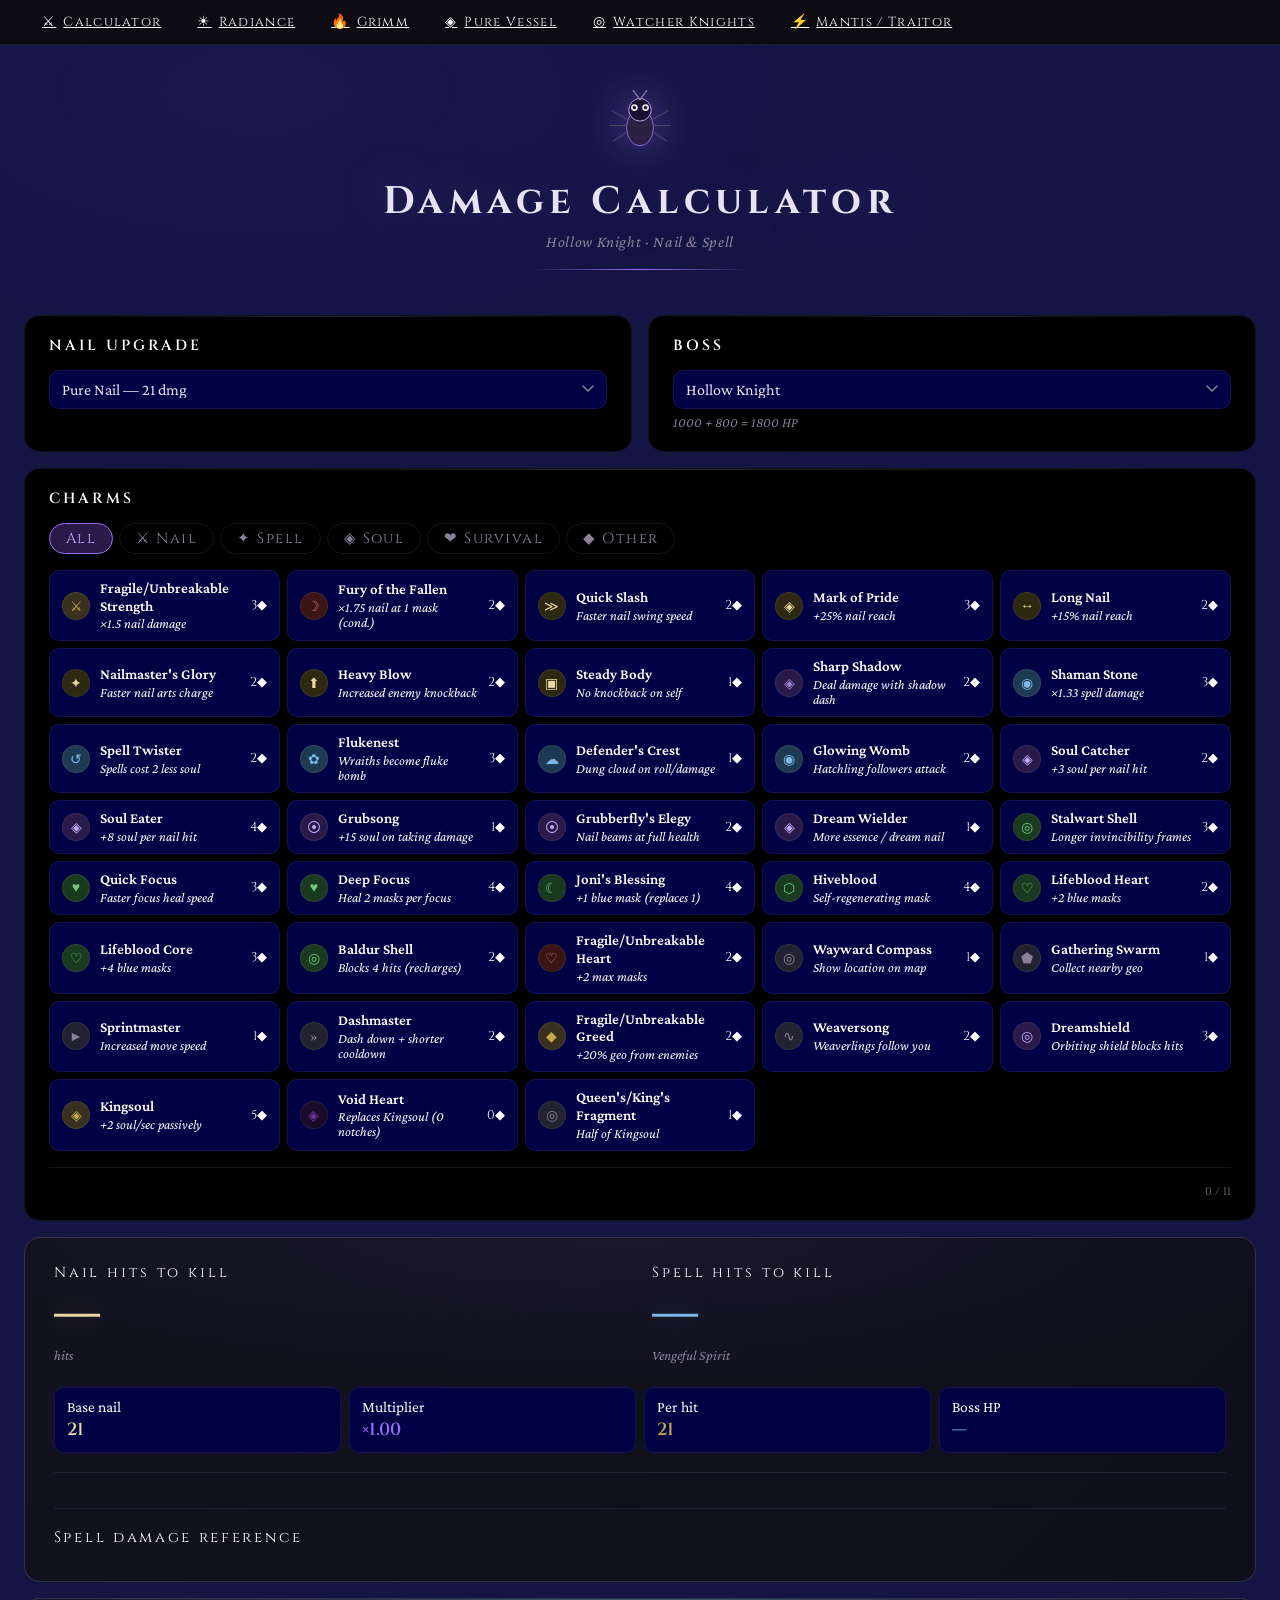
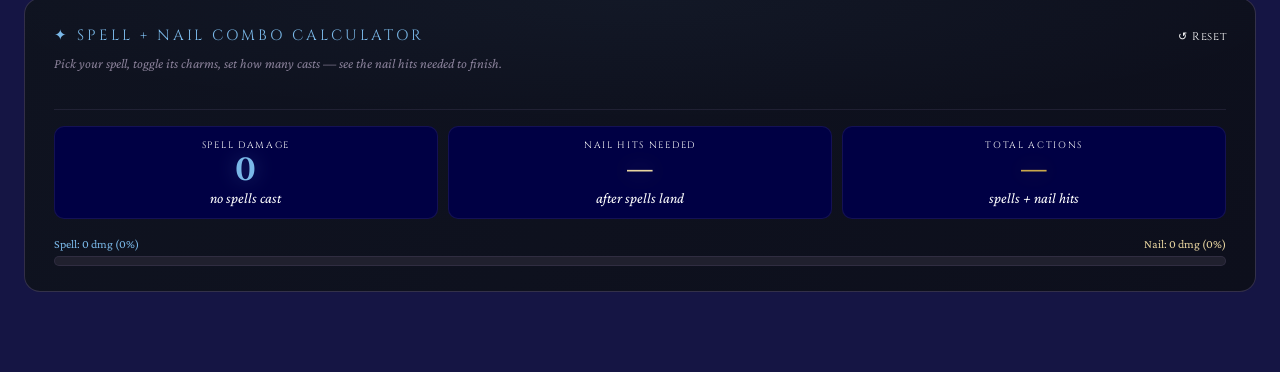
<file: index.html>
<!DOCTYPE html>
<html lang="en">
<head>
<meta charset="UTF-8">
<meta name="viewport" content="width=device-width, initial-scale=1.0">
<title>Hollow Knight — Damage Calculator</title>
<link href="https://fonts.googleapis.com/css2?family=Cinzel:wght@400;600;700&family=Crimson+Pro:ital,wght@0,300;0,400;0,600;1,300;1,400&display=swap" rel="stylesheet">
<link rel="stylesheet" href="index.css">
</head>
<body>
<!-- TOP NAV -->
<nav class="topnav">
  <a class="tnav-btn" href="index.html"><span class="ticon">⚔</span> Calculator</a>
  <a class="tnav-btn" href="radiance-calculator.html"   ><span class="ticon">☀</span> Radiance</a>
  <a class="tnav-btn" href="grimm-calculator.html"   ><span class="ticon">🔥</span> Grimm</a>
  <a class="tnav-btn" href="pure-vessel.html"     ><span class="ticon">◈</span> Pure Vessel</a>
  <a class="tnav-btn" href="watcher.html"          ><span class="ticon">◎</span> Watcher Knights</a>
  <a class="tnav-btn" href="mantis.html"           ><span class="ticon">⚡</span> Mantis / Traitor</a>
</nav>

<!-- ══════════════════ BOSS PAGES ══════════════════ -->

<!-- RADIANCE -->
<div class="boss-page" id="page-radiance">
<div class="bp-inner">
  <div class="bp-hero" style="background:linear-gradient(135deg,#2a1800 0%,#1a0e00 50%,#0d0800 100%);">
    <div class="bp-hero-content">
      <button class="bp-back" onclick="showPage('home')">← Back to Calculator</button>
      <div class="bp-tag" style="color:#ffb347;">✦ HIDDEN BOSS · FINAL FORM</div>
      <div class="bp-name" style="color:#ffcc66;text-shadow:0 0 40px rgba(255,180,50,.5);">The Radiance</div>
      <div class="bp-lore">"An ancient light, the forgotten dream of moths — she exists only in memory now, yet her power over minds is absolute."</div>
    </div>
  </div>

  <div class="bp-stats">
    <div class="bpstat"><div class="bpstat-l">Total HP</div><div class="bpstat-v" style="color:var(--danger)">1200</div></div>
    <div class="bpstat"><div class="bpstat-l">Phases</div><div class="bpstat-v" style="color:var(--gold)">1</div></div>
    <div class="bpstat"><div class="bpstat-l">Location</div><div class="bpstat-v" style="color:var(--text-muted);font-size:.95rem">Dream Realm</div></div>
    <div class="bpstat"><div class="bpstat-l">Difficulty</div><div class="bpstat-v" style="color:#ffb347">★★★★★</div></div>
  </div>

  <div class="bp-cols">
    <div class="bp-card">
      <div class="bp-card-title">⚔ Attacks</div>
      <div class="atk-list">
        <div class="atk-item">
          <div class="atk-name">Radiant Orbs</div>
          <div class="atk-desc">Fires 4–6 glowing projectiles in a spread pattern. Appear in two waves.</div>
          <span class="atk-dmg">2 masks</span><span class="atk-tip">Dash through gaps</span>
        </div>
        <div class="atk-item">
          <div class="atk-name">Spike Pillars</div>
          <div class="atk-desc">Spikes rise from the floor across the arena in sequence. Lethal if walked into.</div>
          <span class="atk-dmg">2 masks</span><span class="atk-tip">Jump high, watch timing</span>
        </div>
        <div class="atk-item">
          <div class="atk-name">Sword Rain</div>
          <div class="atk-desc">Dozens of light swords fall from above, tracking loosely to player position.</div>
          <span class="atk-dmg">2 masks</span><span class="atk-tip">Keep moving, don't stop</span>
        </div>
        <div class="atk-item">
          <div class="atk-name">Platform Phase</div>
          <div class="atk-desc">Arena transforms to floating platforms. Beam sweeps across each tier.</div>
          <span class="atk-dmg">2 masks</span><span class="atk-tip">Stay mobile, use wings</span>
        </div>
        <div class="atk-item">
          <div class="atk-name">Radiant Beam</div>
          <div class="atk-desc">A slow horizontal beam that sweeps the entire arena when she hovers at sides.</div>
          <span class="atk-dmg">2 masks</span><span class="atk-tip">Time your jump to pass over</span>
        </div>
      </div>
    </div>
    <div class="bp-card">
      <div class="bp-card-title">💡 Strategy & Tips</div>
      <div class="tips-list">
        <div class="tip-item"><div class="tip-num">1</div><div class="tip-text">Obtain <strong>Void Heart</strong> — required to trigger this secret ending fight.</div></div>
        <div class="tip-item"><div class="tip-num">2</div><div class="tip-text"><strong>Quick Slash + Fragile Strength</strong> is the premier damage combo — she's vulnerable the entire fight.</div></div>
        <div class="tip-item"><div class="tip-num">3</div><div class="tip-text">During the orb phase, <strong>dash through orbs</strong> diagonally rather than away — they curve.</div></div>
        <div class="tip-item"><div class="tip-num">4</div><div class="tip-text">On the platform phase, prioritize <strong>staying above the beam</strong> over hitting her.</div></div>
        <div class="tip-item"><div class="tip-num">5</div><div class="tip-text"><strong>Joni's Blessing + Lifeblood Core</strong> gives extra buffer masks — very helpful for the final stretch.</div></div>
        <div class="tip-item"><div class="tip-num">6</div><div class="tip-text">The opening window after each attack pattern is generous — <strong>3–5 nail hits</strong> are usually safe.</div></div>
      </div>
    </div>
    <div class="bp-card bp-full">
      <div class="bp-card-title">⚡ Weaknesses & Resistances</div>
      <div style="color:var(--text-muted);font-size:.85rem;margin-bottom:8px;">Vulnerable to:</div>
      <div class="badge-row">
        <span class="badge badge-weak">Nail (full damage)</span>
        <span class="badge badge-weak">Vengeful Spirit</span>
        <span class="badge badge-weak">Shade Soul</span>
        <span class="badge badge-weak">Abyss Shriek</span>
        <span class="badge badge-weak">Descending Dark</span>
      </div>
      <div style="color:var(--text-muted);font-size:.85rem;margin:10px 0 8px;">Notes:</div>
      <div style="font-size:.85rem;color:var(--text-muted);line-height:1.6;">She is immune during the <strong style="color:var(--text)">platform transition</strong> animation. You cannot stagger her — she has no stagger state. All phases are a single continuous HP bar at 1200 HP. The fight escalates in aggression as her HP drops below 600.</div>
    </div>
  </div>
</div>
</div>

<!-- GRIMM (TROUPE MASTER / NIGHTMARE KING) -->
<div class="boss-page" id="page-grimm">
<div class="bp-inner">
  <div class="bp-hero" style="background:linear-gradient(135deg,#1a0808 0%,#0f0505 50%,#0a0305 100%);">
    <div class="bp-hero-content">
      <button class="bp-back" onclick="showPage('home')">← Back to Calculator</button>
      <div class="bp-tag" style="color:#e07070;">✦ TROUPE MASTER · NIGHTMARE KING</div>
      <div class="bp-name" style="color:#f0a0a0;text-shadow:0 0 40px rgba(224,100,100,.5);">Troupe Master Grimm</div>
      <div class="bp-lore">"Master of the Grimm Troupe, a traveling carnival of nightmare. He dances with fire, and every performance ends in ruin — except for him."</div>
    </div>
  </div>

  <div class="bp-stats">
    <div class="bpstat"><div class="bpstat-l">Grimm HP</div><div class="bpstat-v" style="color:var(--danger)">700</div></div>
    <div class="bpstat"><div class="bpstat-l">NK HP</div><div class="bpstat-v" style="color:var(--danger)">1000</div></div>
    <div class="bpstat"><div class="bpstat-l">Phases</div><div class="bpstat-v" style="color:var(--gold)">3 / 4</div></div>
    <div class="bpstat"><div class="bpstat-l">Difficulty</div><div class="bpstat-v" style="color:#f0a0a0">★★★★☆</div></div>
  </div>

  <div class="bp-cols">
    <div class="bp-card">
      <div class="bp-card-title">⚔ Attacks (Both Forms)</div>
      <div class="atk-list">
        <div class="atk-item">
          <div class="atk-name">Flame Bats</div>
          <div class="atk-desc">Fires 3 homing fire bats that arc toward you. Used frequently in phase 1.</div>
          <span class="atk-dmg">2 masks</span><span class="atk-tip">Dash through or around them</span>
        </div>
        <div class="atk-item">
          <div class="atk-name">Cape Dive</div>
          <div class="atk-desc">Grimm leaps into the air and dives down toward you at high speed.</div>
          <span class="atk-dmg">2 masks</span><span class="atk-tip">Dash away when he rises</span>
        </div>
        <div class="atk-item">
          <div class="atk-name">Fire Pillars</div>
          <div class="atk-desc">Three pillars of fire erupt from the ground. Spacing and position varies.</div>
          <span class="atk-dmg">2 masks</span><span class="atk-tip">Watch his hand — stand in the gap</span>
        </div>
        <div class="atk-item">
          <div class="atk-name">Vanishing Dash (NK only)</div>
          <div class="atk-desc">Nightmare King teleports and reappears dashing across the arena in a fire streak.</div>
          <span class="atk-dmg">2 masks</span><span class="atk-tip">Pogo or double-jump over him</span>
        </div>
        <div class="atk-item">
          <div class="atk-name">Batswarm (NK Phase 4)</div>
          <div class="atk-desc">Summons a swarm of fire bats that fill the arena, requiring precise dodging.</div>
          <span class="atk-dmg">2 masks</span><span class="atk-tip">Hug the wall, make small movements</span>
        </div>
      </div>
    </div>
    <div class="bp-card">
      <div class="bp-card-title">💡 Strategy & Tips</div>
      <div class="tips-list">
        <div class="tip-item"><div class="tip-num">1</div><div class="tip-text"><strong>Quick Slash</strong> is vital — Grimm's attack windows are short. Hit fast and retreat.</div></div>
        <div class="tip-item"><div class="tip-num">2</div><div class="tip-text">Learn the <strong>fire pillar tell</strong>: he extends his hand in the direction the gap will be. Stand there.</div></div>
        <div class="tip-item"><div class="tip-num">3</div><div class="tip-text">Against Nightmare King, <strong>Stalwart Shell</strong> extends your iframes — essential to avoid multi-hit combos.</div></div>
        <div class="tip-item"><div class="tip-num">4</div><div class="tip-text">During the bat swarm, <strong>stay calm</strong> and use tiny movements. Panicking causes mistakes.</div></div>
        <div class="tip-item"><div class="tip-num">5</div><div class="tip-text"><strong>Fragile Heart</strong> gives 2 extra masks — the extra HP has saved many runs in his final phase.</div></div>
        <div class="tip-item"><div class="tip-num">6</div><div class="tip-text">Nightmare King becomes significantly more aggressive below half HP. Maintain composure.</div></div>
      </div>
    </div>
    <div class="bp-card bp-full">
      <div class="bp-card-title">🔥 Phase Breakdown</div>
      <table class="phase-table">
        <tr><th>Phase</th><th>Form</th><th>New Attacks</th><th>Notes</th></tr>
        <tr><td>Phase 1</td><td>Troupe Master Grimm</td><td class="hp-td">Flame bats, cape dive</td><td>Moderate pace, predictable</td></tr>
        <tr><td>Phase 2</td><td>Troupe Master Grimm</td><td class="hp-td">Fire pillars added</td><td>More aggressive, shorter windows</td></tr>
        <tr><td>Phase 3</td><td>Nightmare King Grimm</td><td class="hp-td">Vanishing dash, fire rain</td><td>Completely new moveset, starts fresh</td></tr>
        <tr><td>Phase 4</td><td>Nightmare King Grimm</td><td class="hp-td">Bat swarm (enrage)</td><td>Below ~40% HP — arena-wide chaos</td></tr>
      </table>
    </div>
  </div>
</div>
</div>

<!-- PURE VESSEL -->
<div class="boss-page" id="page-purevessel">
<div class="bp-inner">
  <div class="bp-hero" style="background:linear-gradient(135deg,#0a0a18 0%,#060610 50%,#030308 100%);">
    <div class="bp-hero-content">
      <button class="bp-back" onclick="showPage('home')">← Back to Calculator</button>
      <div class="bp-tag" style="color:var(--void);">✦ DREAM BOSS · THE KNIGHT'S TRUE SELF</div>
      <div class="bp-name" style="color:#c4aaff;text-shadow:0 0 40px rgba(155,110,243,.6);">Pure Vessel</div>
      <div class="bp-lore">"What the Hollow Knight could have been — the ideal vessel, emptied of will, of thought, of self. A shell perfected. It fights with absolute precision."</div>
    </div>
  </div>

  <div class="bp-stats">
    <div class="bpstat"><div class="bpstat-l">Phase 1 HP</div><div class="bpstat-v" style="color:var(--danger)">800</div></div>
    <div class="bpstat"><div class="bpstat-l">Phase 2 HP</div><div class="bpstat-v" style="color:var(--danger)">900</div></div>
    <div class="bpstat"><div class="bpstat-l">Total HP</div><div class="bpstat-v" style="color:var(--gold)">1700</div></div>
    <div class="bpstat"><div class="bpstat-l">Difficulty</div><div class="bpstat-v" style="color:#c4aaff">★★★★★</div></div>
  </div>

  <div class="bp-cols">
    <div class="bp-card">
      <div class="bp-card-title">⚔ Attacks</div>
      <div class="atk-list">
        <div class="atk-item">
          <div class="atk-name">Nail Combo</div>
          <div class="atk-desc">2–3 rapid nail slashes, mirroring the player's own attack animations.</div>
          <span class="atk-dmg">2 masks each</span><span class="atk-tip">Dash through on 2nd hit</span>
        </div>
        <div class="atk-item">
          <div class="atk-name">Void Tendrils</div>
          <div class="atk-desc">Shoots void projectiles in 3 directions. Used when at range.</div>
          <span class="atk-dmg">2 masks</span><span class="atk-tip">Dash left-right between streams</span>
        </div>
        <div class="atk-item">
          <div class="atk-name">Focus Slam</div>
          <div class="atk-desc">Charges a focused energy burst and releases it in a downward explosion.</div>
          <span class="atk-dmg">2 masks</span><span class="atk-tip">Dash away during charge animation</span>
        </div>
        <div class="atk-item">
          <div class="atk-name">Dash Slash</div>
          <div class="atk-desc">Dashes across the arena and slashes at the end, covering huge distance instantly.</div>
          <span class="atk-dmg">2 masks</span><span class="atk-tip">Jump the landing slash</span>
        </div>
        <div class="atk-item">
          <div class="atk-name">Void Pillars (Phase 2)</div>
          <div class="atk-desc">Void erupts upward from marked floor positions in Phase 2.</div>
          <span class="atk-dmg">2 masks</span><span class="atk-tip">Watch ground markers, jump early</span>
        </div>
      </div>
    </div>
    <div class="bp-card">
      <div class="bp-card-title">💡 Strategy & Tips</div>
      <div class="tips-list">
        <div class="tip-item"><div class="tip-num">1</div><div class="tip-text">Pure Vessel is the hardest dream boss. <strong>Muscle memory</strong> is key — practice the patterns repeatedly.</div></div>
        <div class="tip-item"><div class="tip-num">2</div><div class="tip-text">His nail combo has an exploitable rhythm: <strong>dash through on hit 2</strong>, then counter with 1–2 nail hits.</div></div>
        <div class="tip-item"><div class="tip-num">3</div><div class="tip-text"><strong>Quick Slash + Fragile Strength</strong> maximises DPS in his short windows. Every hit counts.</div></div>
        <div class="tip-item"><div class="tip-num">4</div><div class="tip-text">Don't panic-heal in Phase 2 — the void pillars punish standing still. Heal only during long recovery animations.</div></div>
        <div class="tip-item"><div class="tip-num">5</div><div class="tip-text"><strong>Stalwart Shell</strong> is nearly mandatory here — his combos come fast and extended iframes save lives.</div></div>
        <div class="tip-item"><div class="tip-num">6</div><div class="tip-text">The focus slam has a <strong>long charge</strong> — use this window aggressively, 3–4 hits are safe.</div></div>
      </div>
    </div>
    <div class="bp-card bp-full">
      <div class="bp-card-title">◈ Phase Breakdown</div>
      <table class="phase-table">
        <tr><th>Phase</th><th>HP</th><th>Key Attacks</th><th>Notes</th></tr>
        <tr><td>Phase 1</td><td class="hp-td">800 HP</td><td>Nail combo, dash slash, void tendrils, focus slam</td><td>Aggressive but consistent. Learn the rhythm.</td></tr>
        <tr><td>Phase 2</td><td class="hp-td">900 HP</td><td>All Phase 1 attacks + void pillars from the ground</td><td>Floor becomes dangerous. Stay airborne more.</td></tr>
      </table>
    </div>
  </div>
</div>
</div>

<!-- WATCHER KNIGHTS -->
<div class="boss-page" id="page-watcher">
<div class="bp-inner">
  <div class="bp-hero" style="background:linear-gradient(135deg,#0d0d1a 0%,#080810 50%,#050508 100%);">
    <div class="bp-hero-content">
      <button class="bp-back" onclick="showPage('home')">← Back to Calculator</button>
      <div class="bp-tag" style="color:#9b9bcc;">✦ MULTI-ENEMY BOSS · CITY OF TEARS</div>
      <div class="bp-name" style="color:#b8b8ee;text-shadow:0 0 40px rgba(120,120,220,.4);">Watcher Knights</div>
      <div class="bp-lore">"Six guardians of the Watcher's Spire, each one a perfect soldier. They fall and rise and fight in unison — silence the last one to end it."</div>
    </div>
  </div>

  <div class="bp-stats">
    <div class="bpstat"><div class="bpstat-l">HP Each</div><div class="bpstat-v" style="color:var(--danger)">250</div></div>
    <div class="bpstat"><div class="bpstat-l">Count</div><div class="bpstat-v" style="color:var(--gold)">6</div></div>
    <div class="bpstat"><div class="bpstat-l">Total HP</div><div class="bpstat-v" style="color:var(--danger)">1500</div></div>
    <div class="bpstat"><div class="bpstat-l">Difficulty</div><div class="bpstat-v" style="color:#b8b8ee">★★★☆☆</div></div>
  </div>

  <div class="bp-cols">
    <div class="bp-card">
      <div class="bp-card-title">⚔ Attacks</div>
      <div class="atk-list">
        <div class="atk-item">
          <div class="atk-name">Rolling Attack</div>
          <div class="atk-desc">Curls into a ball and rolls across the arena at speed. Can bounce off walls.</div>
          <span class="atk-dmg">2 masks</span><span class="atk-tip">Jump over with good timing</span>
        </div>
        <div class="atk-item">
          <div class="atk-name">Leaping Slam</div>
          <div class="atk-desc">Leaps into the air and crashes down toward the player with its nail raised.</div>
          <span class="atk-dmg">2 masks</span><span class="atk-tip">Dash sideways as it descends</span>
        </div>
        <div class="atk-item">
          <div class="atk-name">Nail Swipe</div>
          <div class="atk-desc">A quick horizontal nail slash when in close range. Low windup.</div>
          <span class="atk-dmg">2 masks</span><span class="atk-tip">Keep distance or dash through</span>
        </div>
        <div class="atk-item">
          <div class="atk-name">Multi-Knight Chaos</div>
          <div class="atk-desc">Multiple knights active at once all attacking simultaneously — the true danger.</div>
          <span class="atk-dmg">2 masks</span><span class="atk-tip">Focus one, stay mobile</span>
        </div>
      </div>
    </div>
    <div class="bp-card">
      <div class="bp-card-title">💡 Strategy & Tips</div>
      <div class="tips-list">
        <div class="tip-item"><div class="tip-num">1</div><div class="tip-text"><strong>Kill them one at a time.</strong> Focus all damage on one knight — never split hits between two.</div></div>
        <div class="tip-item"><div class="tip-num">2</div><div class="tip-text">They spawn 2 at a time (2 → 2 → 2). When a pair is down, you get a brief reset window before the next two.</div></div>
        <div class="tip-item"><div class="tip-num">3</div><div class="tip-text"><strong>Pogo on rolling knights</strong> — bouncing off them while they roll deals damage safely and keeps you airborne.</div></div>
        <div class="tip-item"><div class="tip-num">4</div><div class="tip-text"><strong>Descending Dark</strong> is exceptional here — AoE damage hits multiple knights when they cluster.</div></div>
        <div class="tip-item"><div class="tip-num">5</div><div class="tip-text">The <strong>arena is large</strong> — use vertical space. Watcher Knights are bad at tracking aerial movement.</div></div>
        <div class="tip-item"><div class="tip-num">6</div><div class="tip-text"><strong>Baldur Shell</strong> is useful — the 4 free block charges absorb the unexpected hits you get when outnumbered.</div></div>
      </div>
    </div>
    <div class="bp-card bp-full">
      <div class="bp-card-title">◎ Spawn Order</div>
      <table class="phase-table">
        <tr><th>Wave</th><th>Knights Active</th><th>Strategy</th></tr>
        <tr><td>Wave 1</td><td>Knights 1 & 2</td><td>Learn their individual patterns. Practice killing one cleanly.</td></tr>
        <tr><td>Wave 2</td><td>Knights 3 & 4</td><td>More aggressive — they coordinate attacks. Maintain distance.</td></tr>
        <tr><td>Wave 3</td><td>Knights 5 & 6</td><td>Final pair. If you reach here with HP, you've won. Push hard.</td></tr>
      </table>
    </div>
  </div>
</div>
</div>

<!-- MANTIS LORDS / TRAITOR LORD -->
<div class="boss-page" id="page-mantis">
<div class="bp-inner">
  <div class="bp-hero" style="background:linear-gradient(135deg,#0a1a0a 0%,#061006 50%,#030803 100%);">
    <div class="bp-hero-content">
      <div class="bp-tag" style="color:var(--green);">✦ MANTIS VILLAGE · QUEEN'S GARDENS</div>
      <div class="bp-name" style="color:#a0e8a0;text-shadow:0 0 40px rgba(110,201,122,.4);">Mantis Lords & Traitor Lord</div>
      <div class="bp-lore">"Three noble sisters, warriors of the Mantis tribe — proud, precise, and merciless. The Traitor Lord betrayed his own kin and now fights in fury."</div>
    </div>
  </div>

  <!-- Tab toggle for Mantis vs Traitor -->
  <div style="display:flex;gap:8px;margin-bottom:1.2rem;">
    <button id="mtab-mantis" class="tab on" style="font-size:.72rem;padding:7px 20px;" onclick="switchMantisTab('mantis')">⚡ Mantis Lords</button>
    <button id="mtab-traitor" class="tab" style="font-size:.72rem;padding:7px 20px;" onclick="switchMantisTab('traitor')">🗡 Traitor Lord</button>
  </div>

  <!-- MANTIS LORDS content -->
  <div id="mc-mantis">
    <div class="bp-stats">
      <div class="bpstat"><div class="bpstat-l">HP Each</div><div class="bpstat-v" style="color:var(--danger)">250</div></div>
      <div class="bpstat"><div class="bpstat-l">Lords</div><div class="bpstat-v" style="color:var(--gold)">3</div></div>
      <div class="bpstat"><div class="bpstat-l">Total HP</div><div class="bpstat-v" style="color:var(--danger)">750</div></div>
      <div class="bpstat"><div class="bpstat-l">Difficulty</div><div class="bpstat-v" style="color:#a0e8a0">★★★☆☆</div></div>
    </div>
    <div class="bp-cols">
      <div class="bp-card">
        <div class="bp-card-title">⚔ Attacks</div>
        <div class="atk-list">
          <div class="atk-item">
            <div class="atk-name">Sickle Throw</div>
            <div class="atk-desc">Throws a boomerang sickle that travels horizontally and returns. Very common.</div>
            <span class="atk-dmg">2 masks</span><span class="atk-tip">Jump over both passes</span>
          </div>
          <div class="atk-item">
            <div class="atk-name">Dive Kick</div>
            <div class="atk-desc">Leaps up and kicks diagonally downward at high speed toward the player.</div>
            <span class="atk-dmg">2 masks</span><span class="atk-tip">Dash under them as they kick</span>
          </div>
          <div class="atk-item">
            <div class="atk-name">Dash Slash</div>
            <div class="atk-desc">Dashes across the floor with a quick nail slash. Short range, low recovery.</div>
            <span class="atk-dmg">2 masks</span><span class="atk-tip">Jump over or dash through</span>
          </div>
          <div class="atk-item">
            <div class="atk-name">Triple Sickle (Phase 3)</div>
            <div class="atk-desc">All three lords throw sickles simultaneously from different positions.</div>
            <span class="atk-dmg">2 masks</span><span class="atk-tip">Find the vertical gap, stay there</span>
          </div>
        </div>
      </div>
      <div class="bp-card">
        <div class="bp-card-title">💡 Mantis Lords Tips</div>
        <div class="tips-list">
          <div class="tip-item"><div class="tip-num">1</div><div class="tip-text">Phase 1 (1 lord) is a tutorial. Learn the sickle timing before Phase 3 arrives.</div></div>
          <div class="tip-item"><div class="tip-num">2</div><div class="tip-text">The <strong>sickle boomerangs twice</strong> — jump once when thrown, again when it returns.</div></div>
          <div class="tip-item"><div class="tip-num">3</div><div class="tip-text">Phase 3 (all 3 lords): focus the <strong>center lord</strong> first to reduce sickle density.</div></div>
          <div class="tip-item"><div class="tip-num">4</div><div class="tip-text"><strong>Descending Dark</strong> can hit all 3 lords if they're close — spike the middle when clustered.</div></div>
          <div class="tip-item"><div class="tip-num">5</div><div class="tip-text">Beat them fairly to earn the <strong>Mantis village shortcut</strong> — extremely useful for exploration.</div></div>
        </div>
      </div>
      <div class="bp-card bp-full">
        <div class="bp-card-title">⚡ Phase Breakdown</div>
        <table class="phase-table">
          <tr><th>Phase</th><th>Lords</th><th>HP</th><th>Notes</th></tr>
          <tr><td>Phase 1</td><td>Lord 1 alone</td><td class="hp-td">250</td><td>1v1, learn sickle rhythm here</td></tr>
          <tr><td>Phase 2</td><td>Lords 1 & 2</td><td class="hp-td">250 each</td><td>Synchronized attacks — prioritize the damaged one</td></tr>
          <tr><td>Phase 3</td><td>All 3 Lords</td><td class="hp-td">250 each</td><td>Triple sickles, chaos — vertical positioning is key</td></tr>
        </table>
      </div>
    </div>
  </div>

  <!-- TRAITOR LORD content -->
  <div id="mc-traitor" style="display:none;">
    <div class="bp-stats">
      <div class="bpstat"><div class="bpstat-l">Total HP</div><div class="bpstat-v" style="color:var(--danger)">900</div></div>
      <div class="bpstat"><div class="bpstat-l">Phases</div><div class="bpstat-v" style="color:var(--gold)">1</div></div>
      <div class="bpstat"><div class="bpstat-l">Location</div><div class="bpstat-v" style="color:var(--text-muted);font-size:.85rem">Queen's Gardens</div></div>
      <div class="bpstat"><div class="bpstat-l">Difficulty</div><div class="bpstat-v" style="color:#a0e8a0">★★★★☆</div></div>
    </div>
    <div class="bp-cols">
      <div class="bp-card">
        <div class="bp-card-title">⚔ Attacks</div>
        <div class="atk-list">
          <div class="atk-item">
            <div class="atk-name">Infected Sickle</div>
            <div class="atk-desc">Like Mantis Lords' sickle but coated in orange infection — more erratic trajectory.</div>
            <span class="atk-dmg">2 masks</span><span class="atk-tip">Jump higher — trajectory curves</span>
          </div>
          <div class="atk-item">
            <div class="atk-name">Dive Slash Combo</div>
            <div class="atk-desc">Dives with a slash then immediately follows with a ground dash slash. Two-part.</div>
            <span class="atk-dmg">2 masks each</span><span class="atk-tip">Dash both times, stay mobile</span>
          </div>
          <div class="atk-item">
            <div class="atk-name">Infection Burst</div>
            <div class="atk-desc">Slams the ground to create orange infection pools that linger on the floor.</div>
            <span class="atk-dmg">2 masks</span><span class="atk-tip">Avoid infection pools — use walls</span>
          </div>
          <div class="atk-item">
            <div class="atk-name">Rage Mode</div>
            <div class="atk-desc">Below ~50% HP he becomes faster and attacks more aggressively with less recovery.</div>
            <span class="atk-dmg">2 masks</span><span class="atk-tip">Burst him — don't let him linger</span>
          </div>
        </div>
      </div>
      <div class="bp-card">
        <div class="bp-card-title">💡 Traitor Lord Tips</div>
        <div class="tips-list">
          <div class="tip-item"><div class="tip-num">1</div><div class="tip-text">The <strong>Mantis Claw</strong> wall-jump ability is nearly required — the arena has no floor-safe zones in rage mode.</div></div>
          <div class="tip-item"><div class="tip-num">2</div><div class="tip-text">His sickle curves more than Mantis Lords' — <strong>jump earlier and higher</strong>.</div></div>
          <div class="tip-item"><div class="tip-num">3</div><div class="tip-text">The infection pools shrink the arena significantly. <strong>Kill him fast</strong> before you run out of space.</div></div>
          <div class="tip-item"><div class="tip-num">4</div><div class="tip-text"><strong>Fragile Strength + Quick Slash</strong> lets you burst him in his recovery windows before rage mode starts.</div></div>
          <div class="tip-item"><div class="tip-num">5</div><div class="tip-text">Equip <strong>Isma's Tear</strong> — it lets you move through infection without taking damage, changing the fight completely.</div></div>
        </div>
      </div>
    </div>
  </div>
</div>
</div>

<div class="app">

<!-- HEADER -->
<div class="hdr">
  <svg class="hdr-bug" viewBox="0 0 64 64" fill="none">
    <ellipse cx="32" cy="38" rx="12" ry="16" fill="#2a2040" stroke="#9b6ef3" stroke-width=".8"/>
    <circle cx="32" cy="22" r="10" fill="#1a1030" stroke="#c4aaff" stroke-width=".8"/>
    <circle cx="27" cy="20" r="3" fill="#e8e2f5"/><circle cx="37" cy="20" r="3" fill="#e8e2f5"/>
    <circle cx="27" cy="20" r="1.5" fill="#0d0d0f"/><circle cx="37" cy="20" r="1.5" fill="#0d0d0f"/>
    <circle cx="27.6" cy="19.3" r=".6" fill="#c4aaff" opacity=".7"/>
    <circle cx="37.6" cy="19.3" r=".6" fill="#c4aaff" opacity=".7"/>
    <path d="M32 13 L26 5M32 13 L38 5" stroke="#8a8099" stroke-width="1.2" stroke-linecap="round"/>
    <path d="M20 30 L7 23M44 30 L57 23M20 36 L5 36M44 36 L59 36M20 42 L8 50M44 42 L56 50" stroke="#4a4460" stroke-width="1" stroke-linecap="round"/>
  </svg>
  <h1>Damage Calculator</h1>
  <p>Hollow Knight · Nail &amp; Spell</p>
  <div class="hdr-line"></div>
</div>

<!-- SELECTORS -->
<div class="g2">
  <div class="panel">
    <div class="plabel">Nail Upgrade</div>
    <select id="nail-sel">
      <option value="5">Old Nail — 5 dmg</option>
      <option value="9">Sharpened Nail — 9 dmg</option>
      <option value="13">Channelled Nail — 13 dmg</option>
      <option value="17">Coiled Nail — 17 dmg</option>
      <option value="21" selected>Pure Nail — 21 dmg</option>
    </select>
  </div>
  <div class="panel">
    <div class="plabel">Boss</div>
    <select id="boss-sel"></select>
    <div class="hp-line" id="hp-line"></div>
  </div>
</div>

<!-- CHARMS -->
<div class="panel full" style="margin-bottom:1rem">
  <div class="plabel">Charms</div>
  <div class="tabs" id="tabs">
    <button class="tab on" data-cat="all">All</button>
    <button class="tab" data-cat="nail">⚔ Nail</button>
    <button class="tab" data-cat="spell">✦ Spell</button>
    <button class="tab" data-cat="soul">◈ Soul</button>
    <button class="tab" data-cat="survival">❤ Survival</button>
    <button class="tab" data-cat="other">◆ Other</button>
  </div>
  <div id="cpages"></div>
  <div class="nrow">
    <div class="npips" id="npips"></div>
    <div class="nc-lbl" id="nc-lbl">0 / 11</div>
  </div>
  <div id="nwarn"></div>
</div>

<!-- RESULTS -->
<div class="rpanel full">
  <div class="rtop">
    <div>
      <div class="rb-lbl">Nail hits to kill</div>
      <div class="rbig nclr" id="r-nail">—</div>
      <div class="runit" id="r-nail-sub">hits</div>
    </div>
    <div>
      <div class="rb-lbl">Spell hits to kill</div>
      <div class="rbig sclr" id="r-spell">—</div>
      <div class="runit" id="r-spell-sub">Vengeful Spirit</div>
    </div>
  </div>
  <div class="srow">
    <div class="sb"><div class="sb-l">Base nail</div><div class="sb-v sv-n" id="s-nail">21</div></div>
    <div class="sb"><div class="sb-l">Multiplier</div><div class="sb-v sv-b" id="s-mult">×1.00</div></div>
    <div class="sb"><div class="sb-l">Per hit</div><div class="sb-v sv-t" id="s-total">21</div></div>
    <div class="sb"><div class="sb-l">Boss HP</div><div class="sb-v sv-s" id="s-hp">—</div></div>
  </div>
  <div class="divider"></div>
  <div class="sec-lbl" id="phase-lbl" style="display:none">Phase breakdown</div>
  <div class="prows" id="prows"></div>
  <div class="divider"></div>
  <div class="sec-lbl">Spell damage reference</div>
  <div class="sgrid" id="sgrid"></div>
  <div id="fury-el"></div>
</div>

<!-- COMBO CALCULATOR -->
<div class="combo-panel full" id="combo-section">
  <div style="display:flex;align-items:baseline;justify-content:space-between;margin-bottom:.3rem;">
    <div class="combo-title">✦ Spell + Nail Combo Calculator</div>
    <button class="combo-reset" id="combo-reset-btn">↺ Reset</button>
  </div>
  <div class="combo-subtitle">Pick your spell, toggle its charms, set how many casts — see the nail hits needed to finish.</div>

  <div class="spell-cards" id="spell-cards"></div>

  <div class="combo-divider"></div>
  <div class="combo-result">
    <div class="cr-box">
      <div class="cr-lbl">Spell Damage</div>
      <div class="cr-val cv-soul" id="cb-spelldmg">0</div>
      <div class="cr-sub" id="cb-spelldmg-sub">no spells cast</div>
    </div>
    <div class="cr-box">
      <div class="cr-lbl">Nail Hits Needed</div>
      <div class="cr-val cv-nail" id="cb-nailhits">—</div>
      <div class="cr-sub" id="cb-nailhits-sub">after spells land</div>
    </div>
    <div class="cr-box">
      <div class="cr-lbl">Total Actions</div>
      <div class="cr-val cv-total" id="cb-total">—</div>
      <div class="cr-sub" id="cb-total-sub">spells + nail hits</div>
    </div>
  </div>
  <div class="combo-bar">
    <div class="cbar-lbl">
      <span id="cb-bar-spell-lbl" style="color:var(--soul)">Spell: 0 dmg (0%)</span>
      <span id="cb-bar-nail-lbl" style="color:var(--nail)">Nail: 0 dmg (0%)</span>
    </div>
    <div class="cbar-track">
      <div class="cbar-spell" id="cb-bar-spell" style="width:0%"></div>
      <div class="cbar-nail" id="cb-bar-nail" style="width:0%"></div>
    </div>
  </div>
  <div id="combo-note"></div>
</div>

</div>
<script>
const BOSSES=[
  {name:"Absolute Radiance",hp:[800,800,800,800],phases:["Phase 1","Phase 2","Phase 3","Phase 4"]},
  {name:"Brooding Mawlek",hp:450},
  {name:"Broken Vessel",hp:600},
  {name:"Brothers Oro & Mato",hp:[400,400],phases:["Nailmaster Oro","Nailmaster Mato"]},
  {name:"Collector (The)",hp:600},
  {name:"Crystal Guardian",hp:[400,500],phases:["Phase 1","Enraged"]},
  {name:"Dung Defender",hp:700},
  {name:"Elder Hu",hp:300},
  {name:"Enraged Guardian",hp:500},
  {name:"Failed Champion",hp:[600,800],phases:["Phase 1","Phase 2"]},
  {name:"False Knight",hp:300},
  {name:"Flukemarm",hp:400},
  {name:"Galien",hp:500},
  {name:"God Tamer",hp:400},
  {name:"Gorb",hp:200},
  {name:"Great Nailsage Sly",hp:1200},
  {name:"Grey Prince Zote",hp:[100,200,300,400,500,600,700,800,900,1000],phases:["Rnd 1","Rnd 2","Rnd 3","Rnd 4","Rnd 5","Rnd 6","Rnd 7","Rnd 8","Rnd 9","Rnd 10"]},
  {name:"Grimm (Nightmare King)",hp:1000},
  {name:"Grimm (Troupe Master)",hp:700},
  {name:"Gruz Mother",hp:400},
  {name:"Hive Knight",hp:800},
  {name:"Hollow Knight",hp:[1000,800],phases:["Phase 1","Phase 2"]},
  {name:"Hornet (Crossroads)",hp:150},
  {name:"Hornet (Kingdom's Edge)",hp:550},
  {name:"Lost Kin",hp:[800,1000],phases:["Phase 1","Phase 2"]},
  {name:"Mantis Lords",hp:[250,250,250],phases:["Lord 1","Lord 2","Lord 3"]},
  {name:"Markoth",hp:350},
  {name:"Marmu",hp:150},
  {name:"Massive Moss Charger",hp:200},
  {name:"No Eyes",hp:300},
  {name:"Nosk",hp:700},
  {name:"Oblobble",hp:[350,350],phases:["Oblobble 1","Oblobble 2"]},
  {name:"Paintmaster Sheo",hp:900},
  {name:"Pure Vessel",hp:[800,900],phases:["Phase 1","Phase 2"]},
  {name:"Radiance",hp:1200},
  {name:"Sisters of Battle",hp:[250,250,250],phases:["Sister 1","Sister 2","Sister 3"]},
  {name:"Soul Master",hp:[350,400],phases:["Phase 1","Phase 2"]},
  {name:"Soul Tyrant",hp:[350,400],phases:["Phase 1","Phase 2"]},
  {name:"Traitor Lord",hp:900},
  {name:"Uumuu",hp:200},
  {name:"Vengefly King",hp:200},
  {name:"Watcher Knights",hp:[250,250,250,250,250,250],phases:["Knight 1","Knight 2","Knight 3","Knight 4","Knight 5","Knight 6"]},
  {name:"White Defender",hp:[700,900],phases:["Phase 1","Phase 2"]},
  {name:"Winged Nosk",hp:800},
  {name:"Xero",hp:300},
  {name:"Zote (Vengefly King)",hp:200},
];

const SPELLS=[
  {name:"Vengeful Spirit",dmg:15,upgName:"Shade Soul",upgDmg:20},
  {name:"Desolate Dive",dmg:15,upgName:"Descending Dark",upgDmg:20},
  {name:"Howling Wraiths",dmg:15,upgName:"Abyss Shriek",upgDmg:20},
];

/* cat: nail | spell | soul | survival | other */
const CHARMS=[
  /* ── NAIL ── */
  {id:"fragile_strength",name:"Fragile/Unbreakable Strength",cat:"nail",n:3,orb:"⚔",oc:"#c9a84c",ob:"#3a3020",desc:"×1.5 nail damage",nm:1.5,sm:1},
  {id:"fury_fallen",name:"Fury of the Fallen",cat:"nail",n:2,orb:"☽",oc:"#e07070",ob:"#3a1515",desc:"×1.75 nail at 1 mask (cond.)",nm:1.75,sm:1,cond:true},
  {id:"quick_slash",name:"Quick Slash",cat:"nail",n:2,orb:"≫",oc:"#e8d5a0",ob:"#2e2810",desc:"Faster nail swing speed",nm:1,sm:1},
  {id:"mark_of_pride",name:"Mark of Pride",cat:"nail",n:3,orb:"◈",oc:"#e8d5a0",ob:"#2e2810",desc:"+25% nail reach",nm:1,sm:1},
  {id:"long_nail",name:"Long Nail",cat:"nail",n:2,orb:"↔",oc:"#e8d5a0",ob:"#2e2810",desc:"+15% nail reach",nm:1,sm:1},
  {id:"nailmasters_glory",name:"Nailmaster's Glory",cat:"nail",n:2,orb:"✦",oc:"#e8d5a0",ob:"#2e2810",desc:"Faster nail arts charge",nm:1,sm:1},
  {id:"heavy_blow",name:"Heavy Blow",cat:"nail",n:2,orb:"⬆",oc:"#e8d5a0",ob:"#2e2810",desc:"Increased enemy knockback",nm:1,sm:1},
  {id:"steady_body",name:"Steady Body",cat:"nail",n:1,orb:"▣",oc:"#e8d5a0",ob:"#2e2810",desc:"No knockback on self",nm:1,sm:1},
  {id:"sharp_shadow",name:"Sharp Shadow",cat:"nail",n:2,orb:"◈",oc:"#a080d0",ob:"#2a1a4a",desc:"Deal damage with shadow dash",nm:1,sm:1},
  /* ── SPELL ── */
  {id:"shaman_stone",name:"Shaman Stone",cat:"spell",n:3,orb:"◉",oc:"#7ab8e8",ob:"#1e3a52",desc:"×1.33 spell damage",nm:1,sm:1.33},
  {id:"spell_twister",name:"Spell Twister",cat:"spell",n:2,orb:"↺",oc:"#7ab8e8",ob:"#1e3a52",desc:"Spells cost 2 less soul",nm:1,sm:1},
  {id:"flukenest",name:"Flukenest",cat:"spell",n:3,orb:"✿",oc:"#7ab8e8",ob:"#1e3a52",desc:"Wraiths become fluke bomb",nm:1,sm:1},
  {id:"defenders_crest",name:"Defender's Crest",cat:"spell",n:1,orb:"☁",oc:"#7ab8e8",ob:"#1e3a52",desc:"Dung cloud on roll/damage",nm:1,sm:1},
  {id:"glowing_womb",name:"Glowing Womb",cat:"spell",n:2,orb:"◉",oc:"#7ab8e8",ob:"#1e3a52",desc:"Hatchling followers attack",nm:1,sm:1},
  /* ── SOUL ── */
  {id:"soul_catcher",name:"Soul Catcher",cat:"soul",n:2,orb:"◈",oc:"#c4aaff",ob:"#2a1a4a",desc:"+3 soul per nail hit",nm:1,sm:1},
  {id:"soul_eater",name:"Soul Eater",cat:"soul",n:4,orb:"◈",oc:"#c4aaff",ob:"#2a1a4a",desc:"+8 soul per nail hit",nm:1,sm:1},
  {id:"grubsong",name:"Grubsong",cat:"soul",n:1,orb:"⦿",oc:"#c4aaff",ob:"#2a1a4a",desc:"+15 soul on taking damage",nm:1,sm:1},
  {id:"grubberflys",name:"Grubberfly's Elegy",cat:"soul",n:2,orb:"⦿",oc:"#c4aaff",ob:"#2a1a4a",desc:"Nail beams at full health",nm:1,sm:1},
  {id:"dream_wielder",name:"Dream Wielder",cat:"soul",n:1,orb:"◈",oc:"#c4aaff",ob:"#2a1a4a",desc:"More essence / dream nail",nm:1,sm:1},
  /* ── SURVIVAL ── */
  {id:"stalwart_shell",name:"Stalwart Shell",cat:"survival",n:3,orb:"◎",oc:"#6ec97a",ob:"#1a3a20",desc:"Longer invincibility frames",nm:1,sm:1},
  {id:"quick_focus",name:"Quick Focus",cat:"survival",n:3,orb:"♥",oc:"#6ec97a",ob:"#1a3a20",desc:"Faster focus heal speed",nm:1,sm:1},
  {id:"deep_focus",name:"Deep Focus",cat:"survival",n:4,orb:"♥",oc:"#6ec97a",ob:"#1a3a20",desc:"Heal 2 masks per focus",nm:1,sm:1},
  {id:"joni_blessing",name:"Joni's Blessing",cat:"survival",n:4,orb:"☾",oc:"#6ec97a",ob:"#1a3a20",desc:"+1 blue mask (replaces 1)",nm:1,sm:1},
  {id:"hiveblood",name:"Hiveblood",cat:"survival",n:4,orb:"⬡",oc:"#6ec97a",ob:"#1a3a20",desc:"Self-regenerating mask",nm:1,sm:1},
  {id:"lifeblood_heart",name:"Lifeblood Heart",cat:"survival",n:2,orb:"♡",oc:"#6ec97a",ob:"#1a3a20",desc:"+2 blue masks",nm:1,sm:1},
  {id:"lifeblood_core",name:"Lifeblood Core",cat:"survival",n:3,orb:"♡",oc:"#6ec97a",ob:"#1a3a20",desc:"+4 blue masks",nm:1,sm:1},
  {id:"baldur_shell",name:"Baldur Shell",cat:"survival",n:2,orb:"◎",oc:"#6ec97a",ob:"#1a3a20",desc:"Blocks 4 hits (recharges)",nm:1,sm:1},
  {id:"fragile_heart",name:"Fragile/Unbreakable Heart",cat:"survival",n:2,orb:"♡",oc:"#e07070",ob:"#3a1515",desc:"+2 max masks",nm:1,sm:1},
  /* ── OTHER ── */
  {id:"wayward_compass",name:"Wayward Compass",cat:"other",n:1,orb:"◎",oc:"#8a8099",ob:"#222230",desc:"Show location on map",nm:1,sm:1},
  {id:"gathering_swarm",name:"Gathering Swarm",cat:"other",n:1,orb:"⬟",oc:"#8a8099",ob:"#222230",desc:"Collect nearby geo",nm:1,sm:1},
  {id:"sprintmaster",name:"Sprintmaster",cat:"other",n:1,orb:"►",oc:"#8a8099",ob:"#222230",desc:"Increased move speed",nm:1,sm:1},
  {id:"dashmaster",name:"Dashmaster",cat:"other",n:2,orb:"»",oc:"#8a8099",ob:"#222230",desc:"Dash down + shorter cooldown",nm:1,sm:1},
  {id:"fragile_greed",name:"Fragile/Unbreakable Greed",cat:"other",n:2,orb:"◆",oc:"#c9a84c",ob:"#3a3020",desc:"+20% geo from enemies",nm:1,sm:1},
  {id:"weaversong",name:"Weaversong",cat:"other",n:2,orb:"∿",oc:"#8a8099",ob:"#222230",desc:"Weaverlings follow you",nm:1,sm:1},
  {id:"dreamshield",name:"Dreamshield",cat:"other",n:3,orb:"◎",oc:"#c4aaff",ob:"#2a1a4a",desc:"Orbiting shield blocks hits",nm:1,sm:1},
  {id:"kingsoul",name:"Kingsoul",cat:"other",n:5,orb:"◈",oc:"#c9a84c",ob:"#3a3020",desc:"+2 soul/sec passively",nm:1,sm:1},
  {id:"void_heart",name:"Void Heart",cat:"other",n:0,orb:"◈",oc:"#6a3a9a",ob:"#1a0a2a",desc:"Replaces Kingsoul (0 notches)",nm:1,sm:1},
  {id:"white_fragment",name:"Queen's/King's Fragment",cat:"other",n:1,orb:"◎",oc:"#8a8099",ob:"#222230",desc:"Half of Kingsoul",nm:1,sm:1},
];

const MAX=11;
const eq=new Set();

// Build boss select
function initBosses(){
  const sel=document.getElementById("boss-sel");
  BOSSES.forEach((b,i)=>{const o=document.createElement("option");o.value=i;o.textContent=b.name;sel.appendChild(o);});
  const hi=BOSSES.findIndex(b=>b.name==="Hollow Knight");
  sel.value=hi>=0?hi:0;
  updateHpLine();
}
function updateHpLine(){
  const b=getBoss(),arr=toArr(b.hp),tot=arr.reduce((a,v)=>a+v,0);
  document.getElementById("hp-line").textContent=arr.length>1?arr.join(" + ")+" = "+tot+" HP":tot+" HP";
}
function getBoss(){return BOSSES[+document.getElementById("boss-sel").value];}
function getNail(){return +document.getElementById("nail-sel").value;}
function toArr(hp){return Array.isArray(hp)?hp:[hp];}

// Build charm grid
function initCharms(){
  const cats=["all","nail","spell","soul","survival","other"];
  const cpages=document.getElementById("cpages");
  cats.forEach(cat=>{
    const pg=document.createElement("div");
    pg.className="cpage"+(cat==="all"?" vis":"");
    pg.id="pg-"+cat;
    const list=cat==="all"?CHARMS:CHARMS.filter(c=>c.cat===cat);
    list.forEach(c=>{
      const d=document.createElement("div");
      const catCls=c.cat==="nail"?" nc":c.cat==="spell"?" sc":c.cat==="survival"?" vc":c.cat==="soul"?" lc":"";
      d.className="ci"+catCls;
      d.dataset.id=c.id;
      d.innerHTML=`<div class="orb" style="background:${c.ob};color:${c.oc}">${c.orb}</div><div style="flex:1;min-width:0"><div class="cn">${c.name}</div><div class="cd">${c.desc}</div></div><div class="nb">${c.n}◆</div>`;
      d.addEventListener("click",()=>toggle(c.id));
      pg.appendChild(d);
    });
    cpages.appendChild(pg);
  });
}

function toggle(id){
  eq.has(id)?eq.delete(id):eq.add(id);
  document.querySelectorAll("[data-id='"+id+"']").forEach(el=>el.classList.toggle("on",eq.has(id)));
  updateNotches();calc();
}

function switchTab(cat){
  document.querySelectorAll(".tab").forEach(t=>t.classList.toggle("on",t.dataset.cat===cat));
  document.querySelectorAll(".cpage").forEach(p=>p.classList.toggle("vis",p.id==="pg-"+cat));
}

function updateNotches(){
  let used=0;CHARMS.forEach(c=>{if(eq.has(c.id))used+=c.n;});
  const pips=document.getElementById("npips");pips.innerHTML="";
  for(let i=0;i<MAX;i++){const p=document.createElement("div");p.className="np"+(i<used&&used<=MAX?" used":i<used?" over":"");pips.appendChild(p);}
  document.getElementById("nc-lbl").textContent=used+" / "+MAX;
  const w=document.getElementById("nwarn");
  w.innerHTML=used>MAX?`<div class="nwarn">Over notch limit — remove ${used-MAX} notch${used-MAX>1?"es":""} of charms</div>`:"";
}

function getMults(){
  let nm=1,sm=1;
  CHARMS.forEach(c=>{if(eq.has(c.id)){nm*=c.nm;sm*=c.sm;}});
  return{nm,sm};
}

function calc(){
  const nail=getNail(),boss=getBoss();
  const{nm,sm}=getMults();
  const nDmg=Math.floor(nail*nm);
  const arr=toArr(boss.hp),tot=arr.reduce((a,v)=>a+v,0);
  const nHits=Math.ceil(tot/nDmg);

  document.getElementById("r-nail").textContent=nHits;
  document.getElementById("r-nail-sub").textContent="nail hits";
  document.getElementById("s-nail").textContent=nail;
  document.getElementById("s-mult").textContent="×"+nm.toFixed(2);
  document.getElementById("s-total").textContent=nDmg;
  document.getElementById("s-hp").textContent=tot;

  // Phases
  const plbl=document.getElementById("phase-lbl"),prows=document.getElementById("prows");
  prows.innerHTML="";
  if(arr.length>1){
    plbl.style.display="";
    arr.forEach((hp,i)=>{
      const r=document.createElement("div");r.className="pr";
      const pn=boss.phases?boss.phases[i]:"Phase "+(i+1);
      r.innerHTML=`<span class="prn">${pn}<span class="prh">${hp} HP</span></span><span class="prv">${Math.ceil(hp/nDmg)}</span>`;
      prows.appendChild(r);
    });
    const tr=document.createElement("div");tr.className="ptot";
    tr.innerHTML=`<span>Total (${tot} HP)</span><span>${nHits}</span>`;prows.appendChild(tr);
  }else{plbl.style.display="none";}

  // Spells
  const hasSS=eq.has("shaman_stone");
  const sgrid=document.getElementById("sgrid");sgrid.innerHTML="";
  let firstSpellHits=0;
  SPELLS.forEach((sp,si)=>{
    [sp,{name:sp.upgName,dmg:sp.upgDmg}].forEach(v=>{
      const d=Math.floor(v.dmg*sm),h=Math.ceil(tot/d);
      if(si===0&&v.dmg===sp.dmg)firstSpellHits=h;
      const b=document.createElement("div");b.className="sbox";
      b.innerHTML=`<div class="sbox-n">${v.name}${hasSS?'<span class="ss-badge">+SS</span>':''}</div><div class="sbox-d">${d} dmg</div><div class="sbox-h">${h} hits to kill</div>`;
      sgrid.appendChild(b);
    });
  });

  const vsDmg=Math.floor(15*sm);
  document.getElementById("r-spell").textContent=Math.ceil(tot/vsDmg);
  document.getElementById("r-spell-sub").textContent="Vengeful Spirit ("+vsDmg+" dmg)";

  document.getElementById("fury-el").innerHTML=eq.has("fury_fallen")?
    `<div class="furynote">⚠ Fury of the Fallen is conditional — the ×1.75 multiplier only applies at exactly 1 mask of health remaining. The calculation above assumes Fury is always active.</div>`:"";
}

// Init
initBosses();initCharms();initCombo();updateNotches();calc();
document.getElementById("nail-sel").addEventListener("change",calc);
document.getElementById("boss-sel").addEventListener("change",()=>{updateHpLine();calc();});
document.querySelectorAll(".tab").forEach(t=>t.addEventListener("click",()=>switchTab(t.dataset.cat)));

/* ══════════════════════════════════════════
   COMBO CALCULATOR — Spell Card System
   ══════════════════════════════════════════ */

// All spells: base and upgraded version, with relevant charms
const COMBO_SPELLS = [
  {
    id: "vs",
    icon: "✦",
    name: "Vengeful Spirit",
    upgName: "Shade Soul",
    baseDmg: 15,
    upgDmg: 20,
    // Charms that affect this spell's damage (id must match CHARMS array)
    relCharms: [
      {id:"shaman_stone",  label:"Shaman Stone",   orb:"◉", mult:1.33, note:"×1.33 dmg"},
      {id:"spell_twister", label:"Spell Twister",  orb:"↺", mult:1,    note:"-2 soul cost"},
    ]
  },
  {
    id: "dd",
    icon: "↓",
    name: "Desolate Dive",
    upgName: "Descending Dark",
    baseDmg: 15,
    upgDmg: 20,
    relCharms: [
      {id:"shaman_stone",    label:"Shaman Stone",    orb:"◉", mult:1.33, note:"×1.33 dmg"},
      {id:"spell_twister",   label:"Spell Twister",   orb:"↺", mult:1,    note:"-2 soul cost"},
      {id:"defenders_crest", label:"Defender's Crest",orb:"☁", mult:1,    note:"Adds dung cloud"},
    ]
  },
  {
    id: "hw",
    icon: "~",
    name: "Howling Wraiths",
    upgName: "Abyss Shriek",
    baseDmg: 15,
    upgDmg: 20,
    relCharms: [
      {id:"shaman_stone", label:"Shaman Stone", orb:"◉", mult:1.33, note:"×1.33 dmg"},
      {id:"spell_twister",label:"Spell Twister",orb:"↺", mult:1,    note:"-2 soul cost"},
      {id:"flukenest",    label:"Flukenest",    orb:"✿", mult:1,    note:"Becomes fluke bomb"},
    ]
  },
];

// State per spell card
const comboState = {};
COMBO_SPELLS.forEach(sp => {
  comboState[sp.id] = {
    isUpg: false,      // false = base, true = upgraded
    count: 0,
    charms: new Set(), // which relCharms are toggled ON for this spell
  };
});

function initCombo() {
  const container = document.getElementById("spell-cards");
  COMBO_SPELLS.forEach(sp => container.appendChild(buildSpellCard(sp)));
  document.getElementById("combo-reset-btn").addEventListener("click", resetCombo);
}

function buildSpellCard(sp) {
  const card = document.createElement("div");
  card.className = "spell-card";
  card.id = "scard-" + sp.id;

  // Header
  const hdr = document.createElement("div");
  hdr.className = "sc-header";
  hdr.innerHTML = `<div class="sc-icon">${sp.icon}</div><div class="sc-name" id="scname-${sp.id}">${sp.name}</div><div class="sc-dmg-badge" id="scdmg-${sp.id}">— dmg</div>`;
  card.appendChild(hdr);

  // Version toggle: Base | Upgraded
  const vt = document.createElement("div");
  vt.className = "ver-toggle";
  const btnBase = document.createElement("button");
  btnBase.className = "ver-btn on"; btnBase.id = "vbtn-"+sp.id+"-base"; btnBase.textContent = sp.name;
  const btnUpg  = document.createElement("button");
  btnUpg.className  = "ver-btn";   btnUpg.id  = "vbtn-"+sp.id+"-upg";  btnUpg.textContent  = sp.upgName;
  btnBase.addEventListener("click", () => setVersion(sp.id, false));
  btnUpg.addEventListener ("click", () => setVersion(sp.id, true));
  vt.appendChild(btnBase); vt.appendChild(btnUpg);
  card.appendChild(vt);

  // Charm toggles
  const charmRow = document.createElement("div");
  charmRow.className = "sc-charms";
  charmRow.id = "sc-charms-" + sp.id;
  sp.relCharms.forEach(ch => {
    const btn = document.createElement("div");
    btn.className = "scharm-btn";
    btn.id = "scharm-"+sp.id+"-"+ch.id;
    btn.innerHTML = `<span class="sorb">${ch.orb}</span><span>${ch.label}</span><span class="sn">${ch.note}</span>`;
    btn.addEventListener("click", () => toggleSpellCharm(sp.id, ch.id));
    charmRow.appendChild(btn);
  });
  card.appendChild(charmRow);

  // Counter row
  const cr = document.createElement("div");
  cr.className = "sc-counter-row";

  const minus = document.createElement("button");
  minus.className = "sc-btn"; minus.textContent = "−";
  minus.addEventListener("click", () => changeCount(sp.id, -1));

  const val = document.createElement("div");
  val.className = "sc-val"; val.id = "scval-"+sp.id; val.textContent = "0";

  const plus = document.createElement("button");
  plus.className = "sc-btn"; plus.textContent = "+";
  plus.addEventListener("click", () => changeCount(sp.id, +1));

  const info = document.createElement("div");
  info.className = "sc-cast-info"; info.id = "scinfo-"+sp.id;
  info.textContent = "0 total dmg";

  cr.appendChild(minus); cr.appendChild(val); cr.appendChild(plus); cr.appendChild(info);
  card.appendChild(cr);

  return card;
}

function setVersion(id, isUpg) {
  comboState[id].isUpg = isUpg;
  const sp = COMBO_SPELLS.find(s => s.id === id);
  document.getElementById("vbtn-"+id+"-base").classList.toggle("on", !isUpg);
  document.getElementById("vbtn-"+id+"-upg" ).classList.toggle("on",  isUpg);
  document.getElementById("scname-"+id).textContent = isUpg ? sp.upgName : sp.name;
  calcCombo();
}

function toggleSpellCharm(spellId, charmId) {
  const st = comboState[spellId];
  st.charms.has(charmId) ? st.charms.delete(charmId) : st.charms.add(charmId);
  document.getElementById("scharm-"+spellId+"-"+charmId).classList.toggle("on", st.charms.has(charmId));
  calcCombo();
}

function changeCount(id, delta) {
  comboState[id].count = Math.max(0, comboState[id].count + delta);
  calcCombo();
}

function resetCombo() {
  COMBO_SPELLS.forEach(sp => {
    comboState[sp.id] = {isUpg:false, count:0, charms:new Set()};
    document.getElementById("vbtn-"+sp.id+"-base").classList.add("on");
    document.getElementById("vbtn-"+sp.id+"-upg" ).classList.remove("on");
    document.getElementById("scname-"+sp.id).textContent = sp.name;
    document.getElementById("scval-"+sp.id).textContent = "0";
    sp.relCharms.forEach(ch => {
      document.getElementById("scharm-"+sp.id+"-"+ch.id).classList.remove("on");
    });
    document.getElementById("scard-"+sp.id).classList.remove("active");
  });
  calcCombo();
}

function getSpellDmgEach(sp) {
  const st = comboState[sp.id];
  const baseDmg = st.isUpg ? sp.upgDmg : sp.baseDmg;
  // Apply spell-specific charm multipliers (only those toggled ON for THIS spell)
  let mult = 1;
  sp.relCharms.forEach(ch => {
    if (st.charms.has(ch.id) && ch.mult > 1) mult *= ch.mult;
  });
  return Math.floor(baseDmg * mult);
}

function calcCombo() {
  const boss = getBoss();
  const nDmg = Math.floor(getNail() * getMults().nm);
  const arr = toArr(boss.hp);
  const tot = arr.reduce((a,v) => a+v, 0);

  let totalSpellDmg = 0;
  let totalSpellCasts = 0;

  COMBO_SPELLS.forEach(sp => {
    const st = comboState[sp.id];
    const dmgEach = getSpellDmgEach(sp);
    const castDmg = dmgEach * st.count;
    totalSpellDmg  += castDmg;
    totalSpellCasts += st.count;

    // Update card UI
    document.getElementById("scdmg-"+sp.id).textContent = dmgEach + " dmg";
    document.getElementById("scval-"+sp.id).textContent = st.count;
    document.getElementById("scinfo-"+sp.id).innerHTML =
      st.count > 0
        ? `<strong>${castDmg}</strong> total dmg`
        : "0 total dmg";
    document.getElementById("scard-"+sp.id).classList.toggle("active", st.count > 0);
  });

  const remainingHp = Math.max(0, tot - totalSpellDmg);
  const nailHitsNeeded = remainingHp > 0 ? Math.ceil(remainingHp / nDmg) : 0;
  const totalActions = totalSpellCasts + nailHitsNeeded;
  const isOverkill = totalSpellDmg >= tot && totalSpellCasts > 0;

  document.getElementById("cb-spelldmg").textContent = totalSpellDmg;
  document.getElementById("cb-spelldmg-sub").textContent =
    totalSpellCasts > 0 ? totalSpellCasts + " spell" + (totalSpellCasts > 1 ? "s" : "") + " cast" : "no spells cast";
  document.getElementById("cb-nailhits").textContent = nailHitsNeeded;
  document.getElementById("cb-nailhits-sub").textContent = isOverkill ? "boss already dead!" : "after spells land";
  document.getElementById("cb-total").textContent = totalSpellCasts === 0 ? "—" : totalActions;
  document.getElementById("cb-total-sub").textContent =
    totalSpellCasts === 0 ? "cast some spells above"
    : totalSpellCasts + " spell" + (totalSpellCasts>1?"s":"") + " + " + nailHitsNeeded + " nail";

  // HP bar
  const spellPct = tot > 0 ? Math.min(100, (totalSpellDmg / tot) * 100) : 0;
  const nailDmg  = nailHitsNeeded * nDmg;
  const nailPct  = tot > 0 ? Math.min(100 - spellPct, (nailDmg / tot) * 100) : 0;
  document.getElementById("cb-bar-spell").style.width = spellPct + "%";
  document.getElementById("cb-bar-nail").style.width  = nailPct  + "%";
  document.getElementById("cb-bar-spell-lbl").textContent = "Spell: " + totalSpellDmg + " dmg (" + spellPct.toFixed(0) + "%)";
  document.getElementById("cb-bar-nail-lbl").textContent  = "Nail: " + nailDmg + " dmg (" + nailPct.toFixed(0) + "%)";

  // Note
  const noteEl = document.getElementById("combo-note");
  if (totalSpellCasts === 0) {
    noteEl.innerHTML = ""; noteEl.className = "";
  } else if (isOverkill) {
    noteEl.className = "combo-note overkill-note";
    noteEl.innerHTML = "⚠ Spell damage (" + totalSpellDmg + ") already exceeds boss HP (" + tot + "). You're casting more than needed!";
  } else {
    noteEl.className = "combo-note";
    noteEl.innerHTML =
      "✦ " + totalSpellCasts + " spell" + (totalSpellCasts>1?"s":"") +
      " deal <strong>" + totalSpellDmg + " / " + tot + " HP</strong> — finish with " +
      "<strong>" + nailHitsNeeded + " nail hit" + (nailHitsNeeded!==1?"s":"") + "</strong>" +
      " for <strong>" + totalActions + " total actions</strong>.";
  }
}

// Keep calcCombo in sync when charms / boss / nail change
const _origCalc = calc;
calc = function() { _origCalc(); calcCombo(); };

/* ── PAGE NAVIGATION ── */
function showPage(id) {
  // Hide all boss pages
  document.querySelectorAll('.boss-page').forEach(p => p.classList.remove('open'));
  // Toggle app visibility
  const app = document.querySelector('.app');
  if (id === 'home') {
    app.style.display = '';
  } else {
    app.style.display = 'none';
    const page = document.getElementById('page-' + id);
    if (page) page.classList.add('open');
  }
  // Update nav active state
  document.querySelectorAll('.tnav-btn').forEach(b => {
    b.classList.toggle('active', b.dataset.page === id);
  });
  window.scrollTo(0, 0);
}

function switchMantisTab(tab) {
  document.getElementById('mc-mantis').style.display  = tab === 'mantis'  ? '' : 'none';
  document.getElementById('mc-traitor').style.display = tab === 'traitor' ? '' : 'none';
  document.getElementById('mtab-mantis').classList.toggle('on',  tab === 'mantis');
  document.getElementById('mtab-traitor').classList.toggle('on', tab === 'traitor');
}

</script>
</body>
</html>
</file>
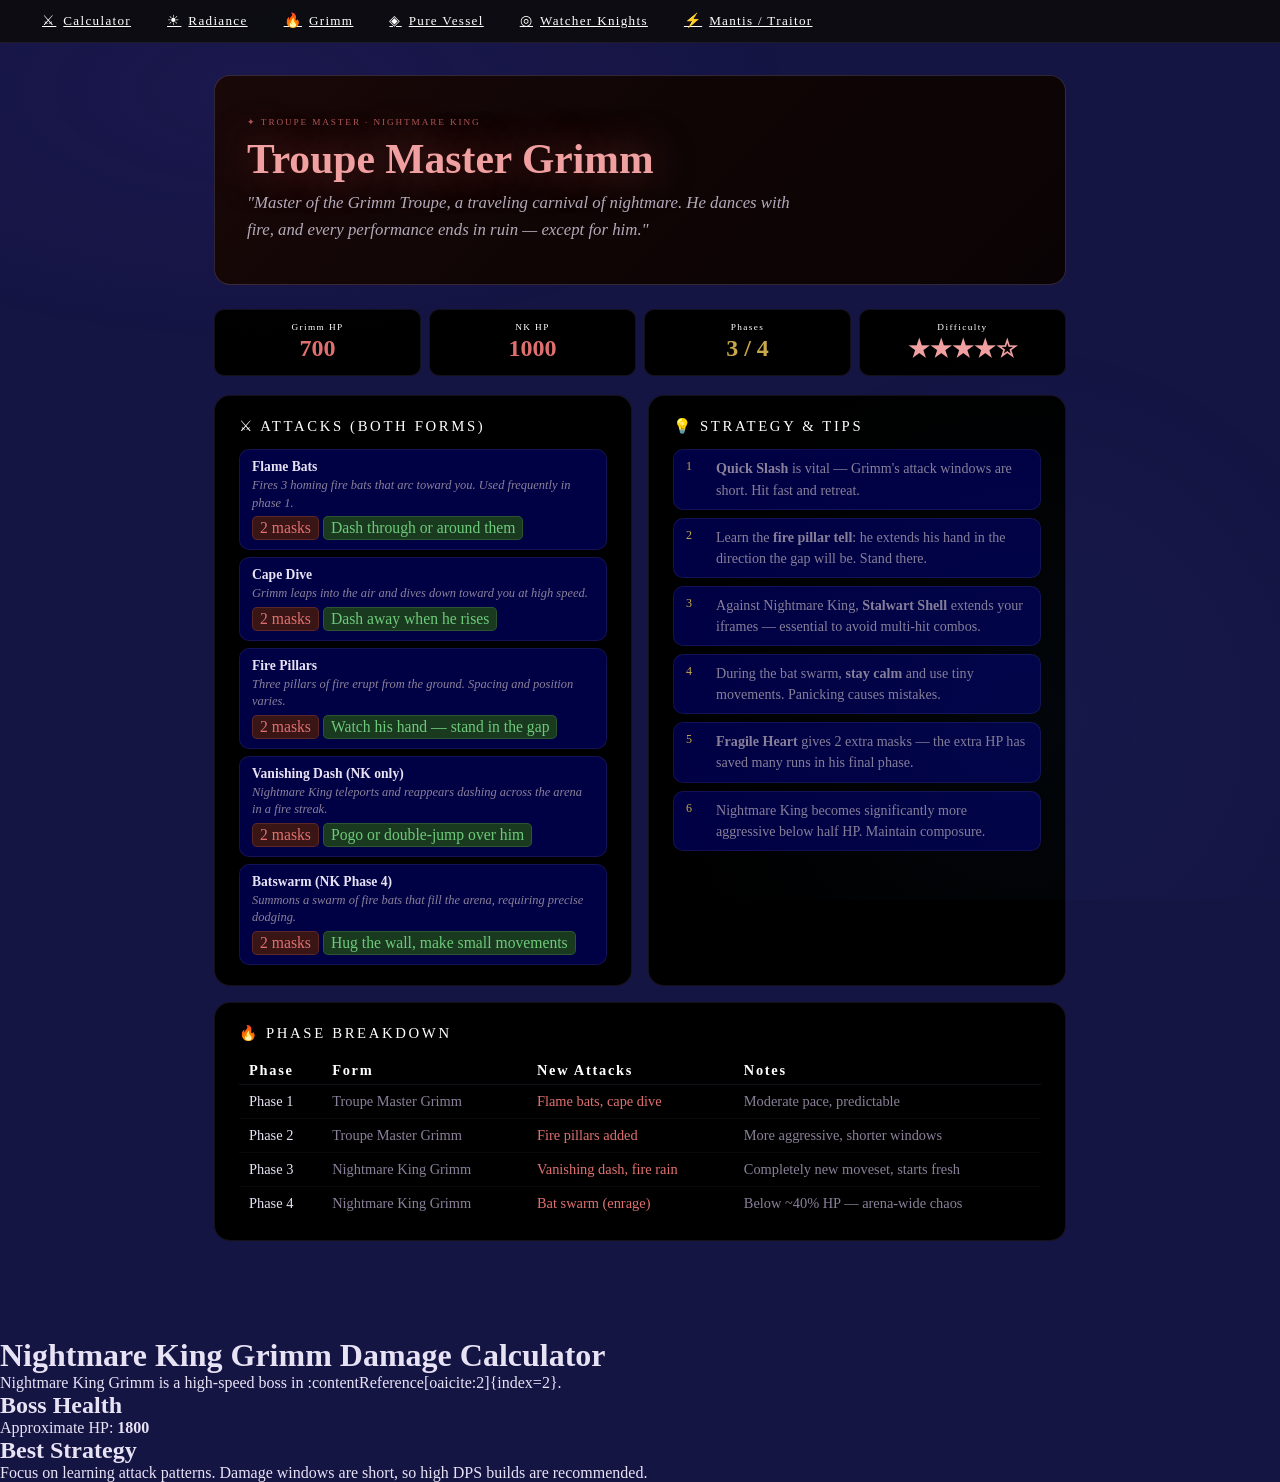
<file: grimm-calculator.html>
<!DOCTYPE html>
<html lang="en">
<head>
<meta charset="UTF-8">
<title>Nightmare King Grimm Damage Calculator</title>
<meta name="description" content="Calculate damage and hits required for Nightmare King Grimm. Optimize your Hollow Knight build.">
<meta name="keywords" content="nightmare king grimm calculator, hollow knight grimm guide, grimm hits to kill">
<link rel="stylesheet" href="index.css">

</head>

<body>
<nav class="topnav">
  <a class="tnav-btn" href="index.html"><span class="ticon">⚔</span> Calculator</a>
  <a class="tnav-btn" href="radiance-calculator.html"   ><span class="ticon">☀</span> Radiance</a>
  <a class="tnav-btn" href="grimm-calculator.html"   ><span class="ticon">🔥</span> Grimm</a>
  <a class="tnav-btn" href="pure-vessel.html"     ><span class="ticon">◈</span> Pure Vessel</a>
  <a class="tnav-btn" href="watcher.html"          ><span class="ticon">◎</span> Watcher Knights</a>
  <a class="tnav-btn" href="mantis.html"           ><span class="ticon">⚡</span> Mantis / Traitor</a>
</nav>

<div class="d" id="page-grimm">
<div class="bp-inner">
  <div class="bp-hero" style="background:linear-gradient(135deg,#1a0808 0%,#0f0505 50%,#0a0305 100%);">
    <div class="bp-hero-content">
      <div class="bp-tag" style="color:#e07070;">✦ TROUPE MASTER · NIGHTMARE KING</div>
      <div class="bp-name" style="color:#f0a0a0;text-shadow:0 0 40px rgba(224,100,100,.5);">Troupe Master Grimm</div>
      <div class="bp-lore">"Master of the Grimm Troupe, a traveling carnival of nightmare. He dances with fire, and every performance ends in ruin — except for him."</div>
    </div>
  </div>

  <div class="bp-stats">
    <div class="bpstat"><div class="bpstat-l">Grimm HP</div><div class="bpstat-v" style="color:var(--danger)">700</div></div>
    <div class="bpstat"><div class="bpstat-l">NK HP</div><div class="bpstat-v" style="color:var(--danger)">1000</div></div>
    <div class="bpstat"><div class="bpstat-l">Phases</div><div class="bpstat-v" style="color:var(--gold)">3 / 4</div></div>
    <div class="bpstat"><div class="bpstat-l">Difficulty</div><div class="bpstat-v" style="color:#f0a0a0">★★★★☆</div></div>
  </div>

  <div class="bp-cols">
    <div class="bp-card">
      <div class="bp-card-title">⚔ Attacks (Both Forms)</div>
      <div class="atk-list">
        <div class="atk-item">
          <div class="atk-name">Flame Bats</div>
          <div class="atk-desc">Fires 3 homing fire bats that arc toward you. Used frequently in phase 1.</div>
          <span class="atk-dmg">2 masks</span><span class="atk-tip">Dash through or around them</span>
        </div>
        <div class="atk-item">
          <div class="atk-name">Cape Dive</div>
          <div class="atk-desc">Grimm leaps into the air and dives down toward you at high speed.</div>
          <span class="atk-dmg">2 masks</span><span class="atk-tip">Dash away when he rises</span>
        </div>
        <div class="atk-item">
          <div class="atk-name">Fire Pillars</div>
          <div class="atk-desc">Three pillars of fire erupt from the ground. Spacing and position varies.</div>
          <span class="atk-dmg">2 masks</span><span class="atk-tip">Watch his hand — stand in the gap</span>
        </div>
        <div class="atk-item">
          <div class="atk-name">Vanishing Dash (NK only)</div>
          <div class="atk-desc">Nightmare King teleports and reappears dashing across the arena in a fire streak.</div>
          <span class="atk-dmg">2 masks</span><span class="atk-tip">Pogo or double-jump over him</span>
        </div>
        <div class="atk-item">
          <div class="atk-name">Batswarm (NK Phase 4)</div>
          <div class="atk-desc">Summons a swarm of fire bats that fill the arena, requiring precise dodging.</div>
          <span class="atk-dmg">2 masks</span><span class="atk-tip">Hug the wall, make small movements</span>
        </div>
      </div>
    </div>
    <div class="bp-card">
      <div class="bp-card-title">💡 Strategy & Tips</div>
      <div class="tips-list">
        <div class="tip-item"><div class="tip-num">1</div><div class="tip-text"><strong>Quick Slash</strong> is vital — Grimm's attack windows are short. Hit fast and retreat.</div></div>
        <div class="tip-item"><div class="tip-num">2</div><div class="tip-text">Learn the <strong>fire pillar tell</strong>: he extends his hand in the direction the gap will be. Stand there.</div></div>
        <div class="tip-item"><div class="tip-num">3</div><div class="tip-text">Against Nightmare King, <strong>Stalwart Shell</strong> extends your iframes — essential to avoid multi-hit combos.</div></div>
        <div class="tip-item"><div class="tip-num">4</div><div class="tip-text">During the bat swarm, <strong>stay calm</strong> and use tiny movements. Panicking causes mistakes.</div></div>
        <div class="tip-item"><div class="tip-num">5</div><div class="tip-text"><strong>Fragile Heart</strong> gives 2 extra masks — the extra HP has saved many runs in his final phase.</div></div>
        <div class="tip-item"><div class="tip-num">6</div><div class="tip-text">Nightmare King becomes significantly more aggressive below half HP. Maintain composure.</div></div>
      </div>
    </div>
    <div class="bp-card bp-full">
      <div class="bp-card-title">🔥 Phase Breakdown</div>
      <table class="phase-table">
        <tr><th>Phase</th><th>Form</th><th>New Attacks</th><th>Notes</th></tr>
        <tr><td>Phase 1</td><td>Troupe Master Grimm</td><td class="hp-td">Flame bats, cape dive</td><td>Moderate pace, predictable</td></tr>
        <tr><td>Phase 2</td><td>Troupe Master Grimm</td><td class="hp-td">Fire pillars added</td><td>More aggressive, shorter windows</td></tr>
        <tr><td>Phase 3</td><td>Nightmare King Grimm</td><td class="hp-td">Vanishing dash, fire rain</td><td>Completely new moveset, starts fresh</td></tr>
        <tr><td>Phase 4</td><td>Nightmare King Grimm</td><td class="hp-td">Bat swarm (enrage)</td><td>Below ~40% HP — arena-wide chaos</td></tr>
      </table>
    </div>
  </div>
</div>
</div>
<h1>Nightmare King Grimm Damage Calculator</h1>

<p>
Nightmare King Grimm is a high-speed boss in 
:contentReference[oaicite:2]{index=2}.
</p>

<h2>Boss Health</h2>
<p>Approximate HP: <strong>1800</strong></p>

<h2>Best Strategy</h2>
<p>
Focus on learning attack patterns. Damage windows are short, so high DPS builds are recommended.
</p>
</body>
</html>
</file>
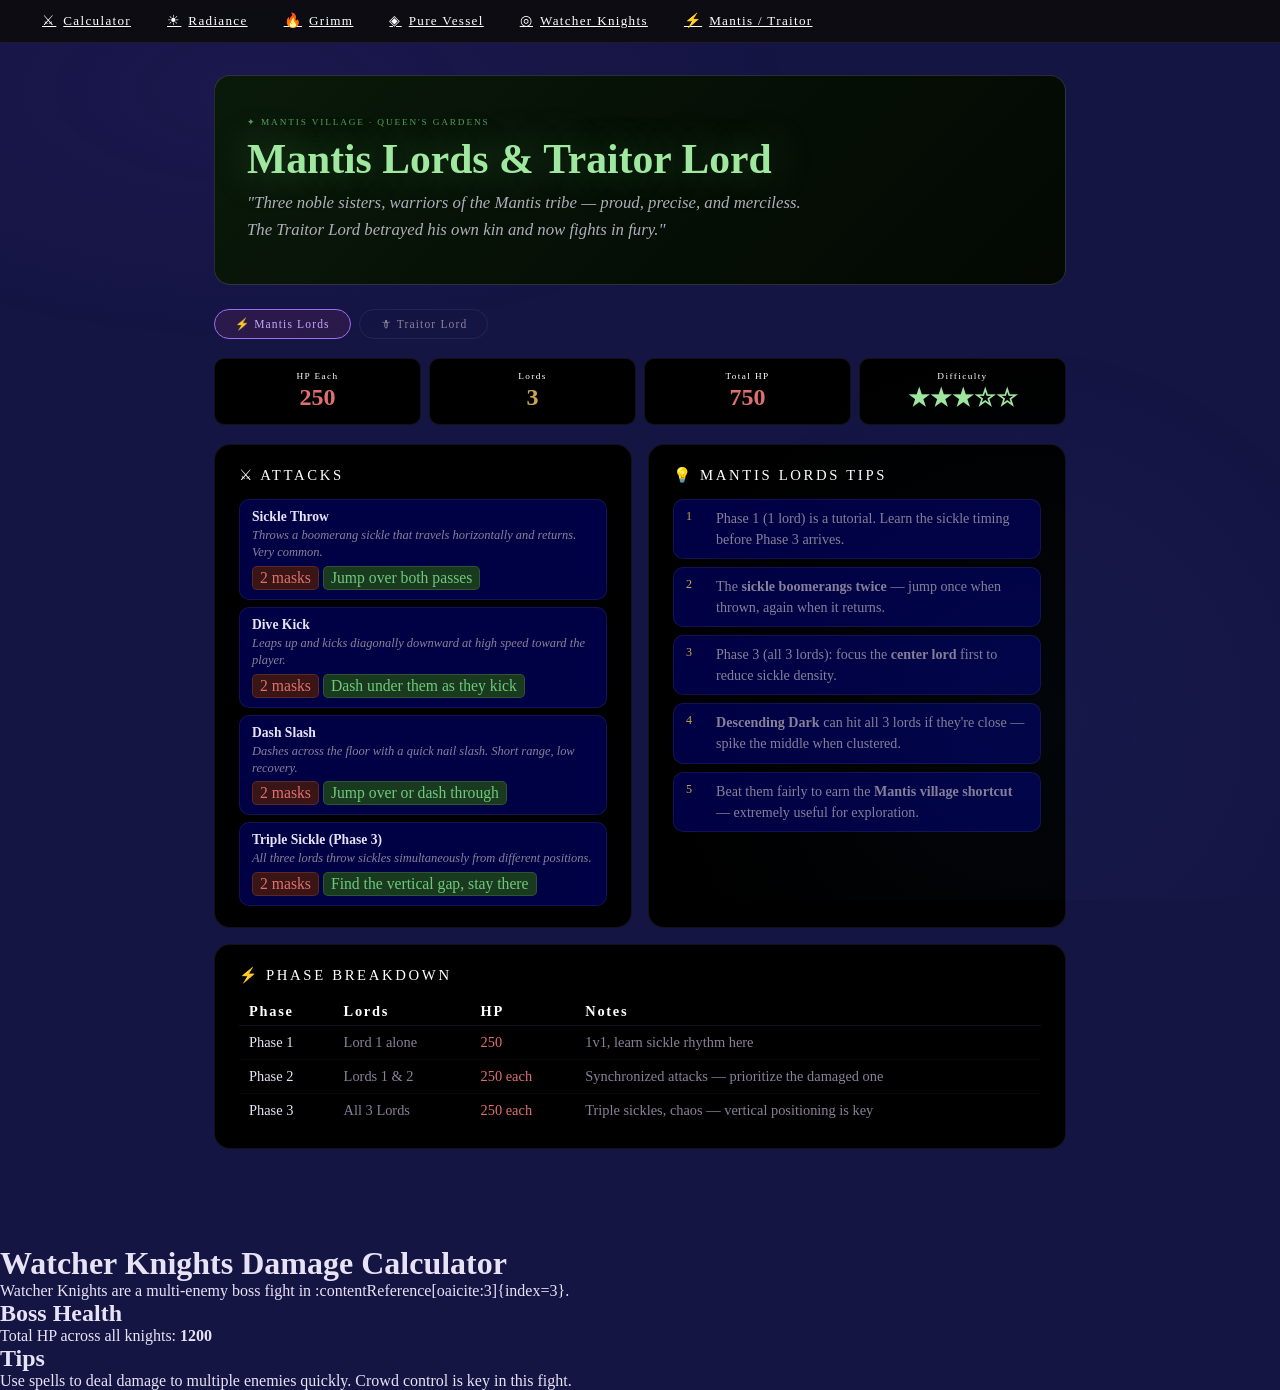
<file: mantis.html>
<!DOCTYPE html>
<html lang="en">
<head>
<meta charset="UTF-8">
<title>Mantis Lords Damage Calculator</title>
<meta name="description" content="Calculate hits needed for Mantis Lords in Hollow Knight. Best builds and strategies.">
<meta name="keywords" content="mantis lords hollow knight, mantis lords damage calculator">
<link rel="stylesheet" href="index.css">
</head>

<body>
<nav class="topnav">
  <a class="tnav-btn" href="index.html"><span class="ticon">⚔</span> Calculator</a>
  <a class="tnav-btn" href="radiance-calculator.html"   ><span class="ticon">☀</span> Radiance</a>
  <a class="tnav-btn" href="grimm-calculator.html"   ><span class="ticon">🔥</span> Grimm</a>
  <a class="tnav-btn" href="pure-vessel.html"     ><span class="ticon">◈</span> Pure Vessel</a>
  <a class="tnav-btn" href="watcher-knights.html"          ><span class="ticon">◎</span> Watcher Knights</a>
  <a class="tnav-btn" href="mantis.html"           ><span class="ticon">⚡</span> Mantis / Traitor</a>
</nav>

<div class="s-page" id="page-mantis">
<div class="bp-inner">
  <div class="bp-hero" style="background:linear-gradient(135deg,#0a1a0a 0%,#061006 50%,#030803 100%);">
    <div class="bp-hero-content">
      <div class="bp-tag" style="color:var(--green);">✦ MANTIS VILLAGE · QUEEN'S GARDENS</div>
      <div class="bp-name" style="color:#a0e8a0;text-shadow:0 0 40px rgba(110,201,122,.4);">Mantis Lords & Traitor Lord</div>
      <div class="bp-lore">"Three noble sisters, warriors of the Mantis tribe — proud, precise, and merciless. The Traitor Lord betrayed his own kin and now fights in fury."</div>
    </div>
  </div>

  <!-- Tab toggle for Mantis vs Traitor -->
  <div style="display:flex;gap:8px;margin-bottom:1.2rem;">
    <button id="mtab-mantis" class="tab on" style="font-size:.72rem;padding:7px 20px;" onclick="switchMantisTab('mantis')">⚡ Mantis Lords</button>
    <button id="mtab-traitor" class="tab" style="font-size:.72rem;padding:7px 20px;" onclick="switchMantisTab('traitor')">🗡 Traitor Lord</button>
  </div>

  <!-- MANTIS LORDS content -->
  <div id="mc-mantis">
    <div class="bp-stats">
      <div class="bpstat"><div class="bpstat-l">HP Each</div><div class="bpstat-v" style="color:var(--danger)">250</div></div>
      <div class="bpstat"><div class="bpstat-l">Lords</div><div class="bpstat-v" style="color:var(--gold)">3</div></div>
      <div class="bpstat"><div class="bpstat-l">Total HP</div><div class="bpstat-v" style="color:var(--danger)">750</div></div>
      <div class="bpstat"><div class="bpstat-l">Difficulty</div><div class="bpstat-v" style="color:#a0e8a0">★★★☆☆</div></div>
    </div>
    <div class="bp-cols">
      <div class="bp-card">
        <div class="bp-card-title">⚔ Attacks</div>
        <div class="atk-list">
          <div class="atk-item">
            <div class="atk-name">Sickle Throw</div>
            <div class="atk-desc">Throws a boomerang sickle that travels horizontally and returns. Very common.</div>
            <span class="atk-dmg">2 masks</span><span class="atk-tip">Jump over both passes</span>
          </div>
          <div class="atk-item">
            <div class="atk-name">Dive Kick</div>
            <div class="atk-desc">Leaps up and kicks diagonally downward at high speed toward the player.</div>
            <span class="atk-dmg">2 masks</span><span class="atk-tip">Dash under them as they kick</span>
          </div>
          <div class="atk-item">
            <div class="atk-name">Dash Slash</div>
            <div class="atk-desc">Dashes across the floor with a quick nail slash. Short range, low recovery.</div>
            <span class="atk-dmg">2 masks</span><span class="atk-tip">Jump over or dash through</span>
          </div>
          <div class="atk-item">
            <div class="atk-name">Triple Sickle (Phase 3)</div>
            <div class="atk-desc">All three lords throw sickles simultaneously from different positions.</div>
            <span class="atk-dmg">2 masks</span><span class="atk-tip">Find the vertical gap, stay there</span>
          </div>
        </div>
      </div>
      <div class="bp-card">
        <div class="bp-card-title">💡 Mantis Lords Tips</div>
        <div class="tips-list">
          <div class="tip-item"><div class="tip-num">1</div><div class="tip-text">Phase 1 (1 lord) is a tutorial. Learn the sickle timing before Phase 3 arrives.</div></div>
          <div class="tip-item"><div class="tip-num">2</div><div class="tip-text">The <strong>sickle boomerangs twice</strong> — jump once when thrown, again when it returns.</div></div>
          <div class="tip-item"><div class="tip-num">3</div><div class="tip-text">Phase 3 (all 3 lords): focus the <strong>center lord</strong> first to reduce sickle density.</div></div>
          <div class="tip-item"><div class="tip-num">4</div><div class="tip-text"><strong>Descending Dark</strong> can hit all 3 lords if they're close — spike the middle when clustered.</div></div>
          <div class="tip-item"><div class="tip-num">5</div><div class="tip-text">Beat them fairly to earn the <strong>Mantis village shortcut</strong> — extremely useful for exploration.</div></div>
        </div>
      </div>
      <div class="bp-card bp-full">
        <div class="bp-card-title">⚡ Phase Breakdown</div>
        <table class="phase-table">
          <tr><th>Phase</th><th>Lords</th><th>HP</th><th>Notes</th></tr>
          <tr><td>Phase 1</td><td>Lord 1 alone</td><td class="hp-td">250</td><td>1v1, learn sickle rhythm here</td></tr>
          <tr><td>Phase 2</td><td>Lords 1 & 2</td><td class="hp-td">250 each</td><td>Synchronized attacks — prioritize the damaged one</td></tr>
          <tr><td>Phase 3</td><td>All 3 Lords</td><td class="hp-td">250 each</td><td>Triple sickles, chaos — vertical positioning is key</td></tr>
        </table>
      </div>
    </div>
  </div>

  <!-- TRAITOR LORD content -->
  <div id="mc-traitor" style="display:none;">
    <div class="bp-stats">
      <div class="bpstat"><div class="bpstat-l">Total HP</div><div class="bpstat-v" style="color:var(--danger)">900</div></div>
      <div class="bpstat"><div class="bpstat-l">Phases</div><div class="bpstat-v" style="color:var(--gold)">1</div></div>
      <div class="bpstat"><div class="bpstat-l">Location</div><div class="bpstat-v" style="color:var(--text-muted);font-size:.85rem">Queen's Gardens</div></div>
      <div class="bpstat"><div class="bpstat-l">Difficulty</div><div class="bpstat-v" style="color:#a0e8a0">★★★★☆</div></div>
    </div>
    <div class="bp-cols">
      <div class="bp-card">
        <div class="bp-card-title">⚔ Attacks</div>
        <div class="atk-list">
          <div class="atk-item">
            <div class="atk-name">Infected Sickle</div>
            <div class="atk-desc">Like Mantis Lords' sickle but coated in orange infection — more erratic trajectory.</div>
            <span class="atk-dmg">2 masks</span><span class="atk-tip">Jump higher — trajectory curves</span>
          </div>
          <div class="atk-item">
            <div class="atk-name">Dive Slash Combo</div>
            <div class="atk-desc">Dives with a slash then immediately follows with a ground dash slash. Two-part.</div>
            <span class="atk-dmg">2 masks each</span><span class="atk-tip">Dash both times, stay mobile</span>
          </div>
          <div class="atk-item">
            <div class="atk-name">Infection Burst</div>
            <div class="atk-desc">Slams the ground to create orange infection pools that linger on the floor.</div>
            <span class="atk-dmg">2 masks</span><span class="atk-tip">Avoid infection pools — use walls</span>
          </div>
          <div class="atk-item">
            <div class="atk-name">Rage Mode</div>
            <div class="atk-desc">Below ~50% HP he becomes faster and attacks more aggressively with less recovery.</div>
            <span class="atk-dmg">2 masks</span><span class="atk-tip">Burst him — don't let him linger</span>
          </div>
        </div>
      </div>
      <div class="bp-card">
        <div class="bp-card-title">💡 Traitor Lord Tips</div>
        <div class="tips-list">
          <div class="tip-item"><div class="tip-num">1</div><div class="tip-text">The <strong>Mantis Claw</strong> wall-jump ability is nearly required — the arena has no floor-safe zones in rage mode.</div></div>
          <div class="tip-item"><div class="tip-num">2</div><div class="tip-text">His sickle curves more than Mantis Lords' — <strong>jump earlier and higher</strong>.</div></div>
          <div class="tip-item"><div class="tip-num">3</div><div class="tip-text">The infection pools shrink the arena significantly. <strong>Kill him fast</strong> before you run out of space.</div></div>
          <div class="tip-item"><div class="tip-num">4</div><div class="tip-text"><strong>Fragile Strength + Quick Slash</strong> lets you burst him in his recovery windows before rage mode starts.</div></div>
          <div class="tip-item"><div class="tip-num">5</div><div class="tip-text">Equip <strong>Isma's Tear</strong> — it lets you move through infection without taking damage, changing the fight completely.</div></div>
        </div>
      </div>
    </div>
  </div>
</div>
</div>
<h1>Watcher Knights Damage Calculator</h1>

<p>
Watcher Knights are a multi-enemy boss fight in 
:contentReference[oaicite:3]{index=3}.
</p>

<h2>Boss Health</h2>
<p>Total HP across all knights: <strong>1200</strong></p>

<h2>Tips</h2>
<p>
Use spells to deal damage to multiple enemies quickly.
Crowd control is key in this fight.
</p>
</body>
</html>
</file>
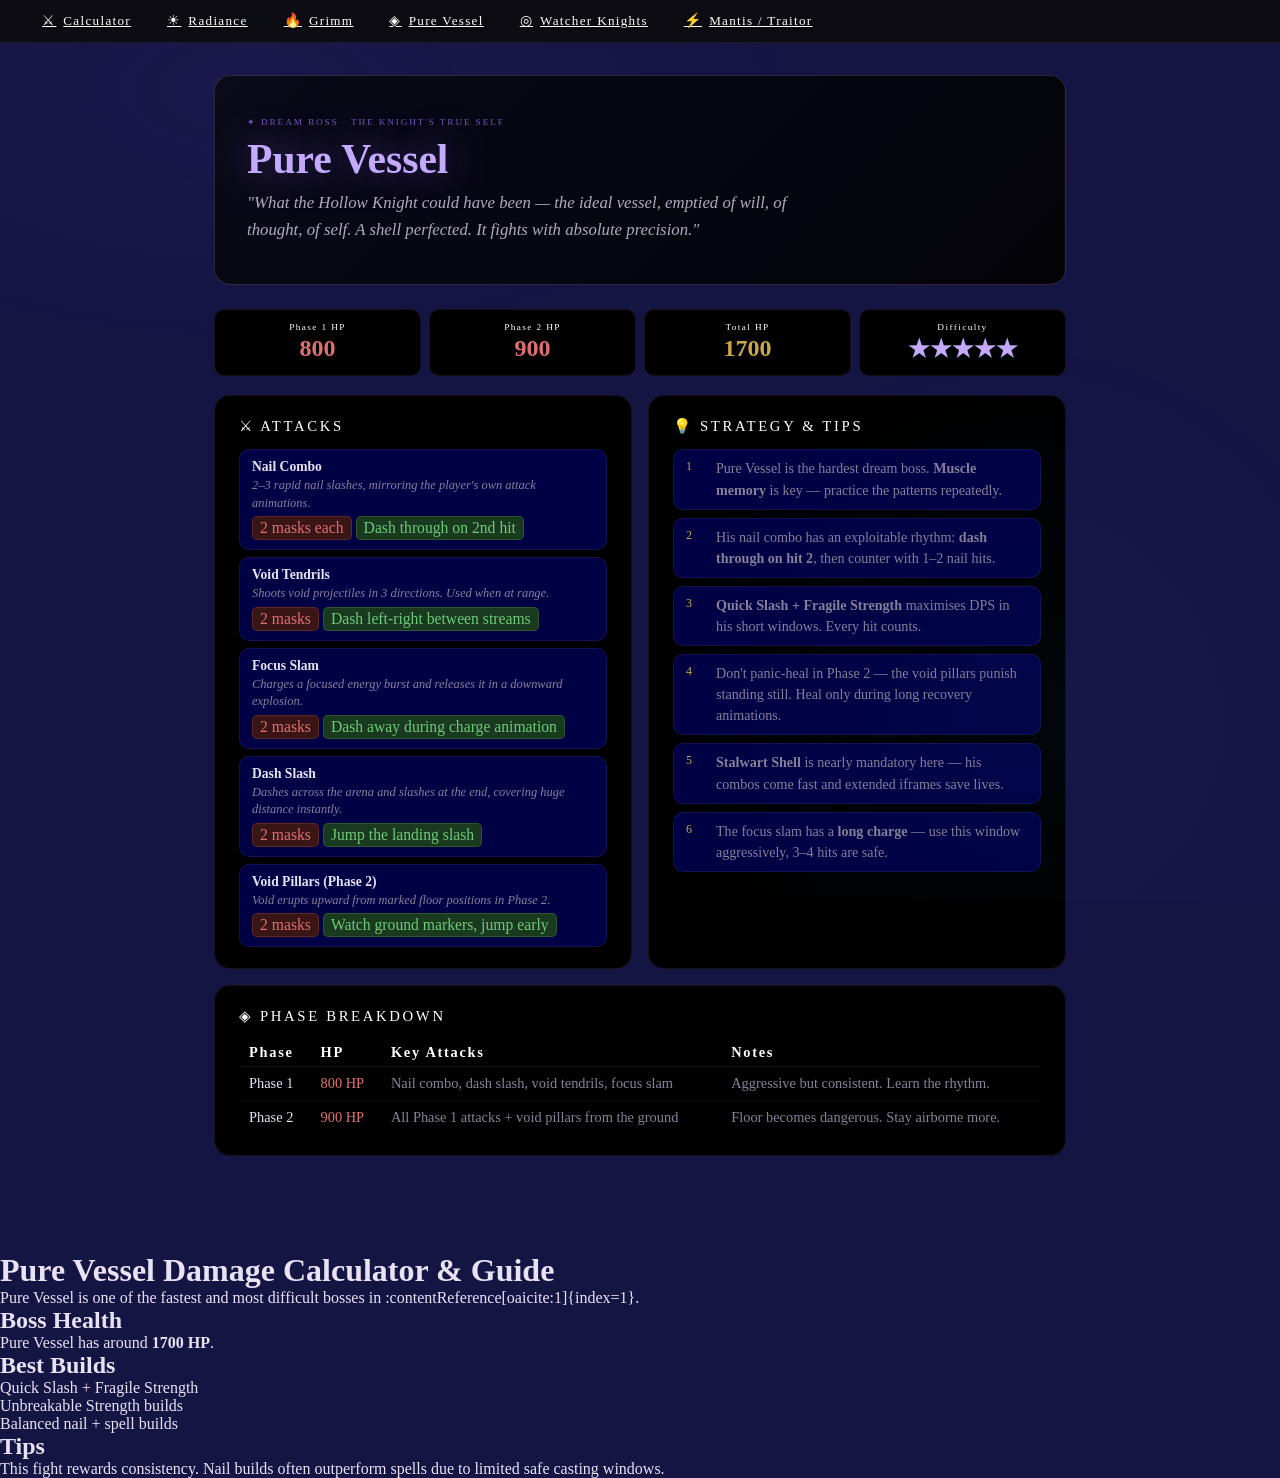
<file: pure-vessel.html>
<!DOCTYPE html>
<html lang="en">
<head>
<meta charset="UTF-8">
<title>Pure Vessel Damage Calculator – Hollow Knight Guide</title>
<meta name="description" content="Find out how many hits it takes to defeat Pure Vessel in Hollow Knight. Best builds, charms, and strategies.">
<meta name="keywords" content="pure vessel hollow knight, pure vessel hits to kill, hollow knight pure vessel guide">
<link rel="stylesheet" href="index.css">

</head>

<body>
<nav class="topnav">
  <a class="tnav-btn" href="index.html"><span class="ticon">⚔</span> Calculator</a>
  <a class="tnav-btn" href="radiance-calculator.html"   ><span class="ticon">☀</span> Radiance</a>
  <a class="tnav-btn" href="grimm-calculator.html"   ><span class="ticon">🔥</span> Grimm</a>
  <a class="tnav-btn" href="pure-vessel.html"     ><span class="ticon">◈</span> Pure Vessel</a>
  <a class="tnav-btn" href="watcher.html"          ><span class="ticon">◎</span> Watcher Knights</a>
  <a class="tnav-btn" href="mantis.html"           ><span class="ticon">⚡</span> Mantis / Traitor</a>
</nav>

<div class="d" id="page-purevessel">
<div class="bp-inner">
  <div class="bp-hero" style="background:linear-gradient(135deg,#0a0a18 0%,#060610 50%,#030308 100%);">
    <div class="bp-hero-content">
      <div class="bp-tag" style="color:var(--void);">✦ DREAM BOSS · THE KNIGHT'S TRUE SELF</div>
      <div class="bp-name" style="color:#c4aaff;text-shadow:0 0 40px rgba(155,110,243,.6);">Pure Vessel</div>
      <div class="bp-lore">"What the Hollow Knight could have been — the ideal vessel, emptied of will, of thought, of self. A shell perfected. It fights with absolute precision."</div>
    </div>
  </div>

  <div class="bp-stats">
    <div class="bpstat"><div class="bpstat-l">Phase 1 HP</div><div class="bpstat-v" style="color:var(--danger)">800</div></div>
    <div class="bpstat"><div class="bpstat-l">Phase 2 HP</div><div class="bpstat-v" style="color:var(--danger)">900</div></div>
    <div class="bpstat"><div class="bpstat-l">Total HP</div><div class="bpstat-v" style="color:var(--gold)">1700</div></div>
    <div class="bpstat"><div class="bpstat-l">Difficulty</div><div class="bpstat-v" style="color:#c4aaff">★★★★★</div></div>
  </div>

  <div class="bp-cols">
    <div class="bp-card">
      <div class="bp-card-title">⚔ Attacks</div>
      <div class="atk-list">
        <div class="atk-item">
          <div class="atk-name">Nail Combo</div>
          <div class="atk-desc">2–3 rapid nail slashes, mirroring the player's own attack animations.</div>
          <span class="atk-dmg">2 masks each</span><span class="atk-tip">Dash through on 2nd hit</span>
        </div>
        <div class="atk-item">
          <div class="atk-name">Void Tendrils</div>
          <div class="atk-desc">Shoots void projectiles in 3 directions. Used when at range.</div>
          <span class="atk-dmg">2 masks</span><span class="atk-tip">Dash left-right between streams</span>
        </div>
        <div class="atk-item">
          <div class="atk-name">Focus Slam</div>
          <div class="atk-desc">Charges a focused energy burst and releases it in a downward explosion.</div>
          <span class="atk-dmg">2 masks</span><span class="atk-tip">Dash away during charge animation</span>
        </div>
        <div class="atk-item">
          <div class="atk-name">Dash Slash</div>
          <div class="atk-desc">Dashes across the arena and slashes at the end, covering huge distance instantly.</div>
          <span class="atk-dmg">2 masks</span><span class="atk-tip">Jump the landing slash</span>
        </div>
        <div class="atk-item">
          <div class="atk-name">Void Pillars (Phase 2)</div>
          <div class="atk-desc">Void erupts upward from marked floor positions in Phase 2.</div>
          <span class="atk-dmg">2 masks</span><span class="atk-tip">Watch ground markers, jump early</span>
        </div>
      </div>
    </div>
    <div class="bp-card">
      <div class="bp-card-title">💡 Strategy & Tips</div>
      <div class="tips-list">
        <div class="tip-item"><div class="tip-num">1</div><div class="tip-text">Pure Vessel is the hardest dream boss. <strong>Muscle memory</strong> is key — practice the patterns repeatedly.</div></div>
        <div class="tip-item"><div class="tip-num">2</div><div class="tip-text">His nail combo has an exploitable rhythm: <strong>dash through on hit 2</strong>, then counter with 1–2 nail hits.</div></div>
        <div class="tip-item"><div class="tip-num">3</div><div class="tip-text"><strong>Quick Slash + Fragile Strength</strong> maximises DPS in his short windows. Every hit counts.</div></div>
        <div class="tip-item"><div class="tip-num">4</div><div class="tip-text">Don't panic-heal in Phase 2 — the void pillars punish standing still. Heal only during long recovery animations.</div></div>
        <div class="tip-item"><div class="tip-num">5</div><div class="tip-text"><strong>Stalwart Shell</strong> is nearly mandatory here — his combos come fast and extended iframes save lives.</div></div>
        <div class="tip-item"><div class="tip-num">6</div><div class="tip-text">The focus slam has a <strong>long charge</strong> — use this window aggressively, 3–4 hits are safe.</div></div>
      </div>
    </div>
    <div class="bp-card bp-full">
      <div class="bp-card-title">◈ Phase Breakdown</div>
      <table class="phase-table">
        <tr><th>Phase</th><th>HP</th><th>Key Attacks</th><th>Notes</th></tr>
        <tr><td>Phase 1</td><td class="hp-td">800 HP</td><td>Nail combo, dash slash, void tendrils, focus slam</td><td>Aggressive but consistent. Learn the rhythm.</td></tr>
        <tr><td>Phase 2</td><td class="hp-td">900 HP</td><td>All Phase 1 attacks + void pillars from the ground</td><td>Floor becomes dangerous. Stay airborne more.</td></tr>
      </table>
    </div>
  </div>
</div>
</div>
<h1>Pure Vessel Damage Calculator & Guide</h1>

<p>
Pure Vessel is one of the fastest and most difficult bosses in 
:contentReference[oaicite:1]{index=1}.
</p>

<h2>Boss Health</h2>
<p>Pure Vessel has around <strong>1700 HP</strong>.</p>

<h2>Best Builds</h2>
<ul>
<li>Quick Slash + Fragile Strength</li>
<li>Unbreakable Strength builds</li>
<li>Balanced nail + spell builds</li>
</ul>

<h2>Tips</h2>
<p>
This fight rewards consistency. Nail builds often outperform spells due to limited safe casting windows.
</p>
</body>
</html>
</file>
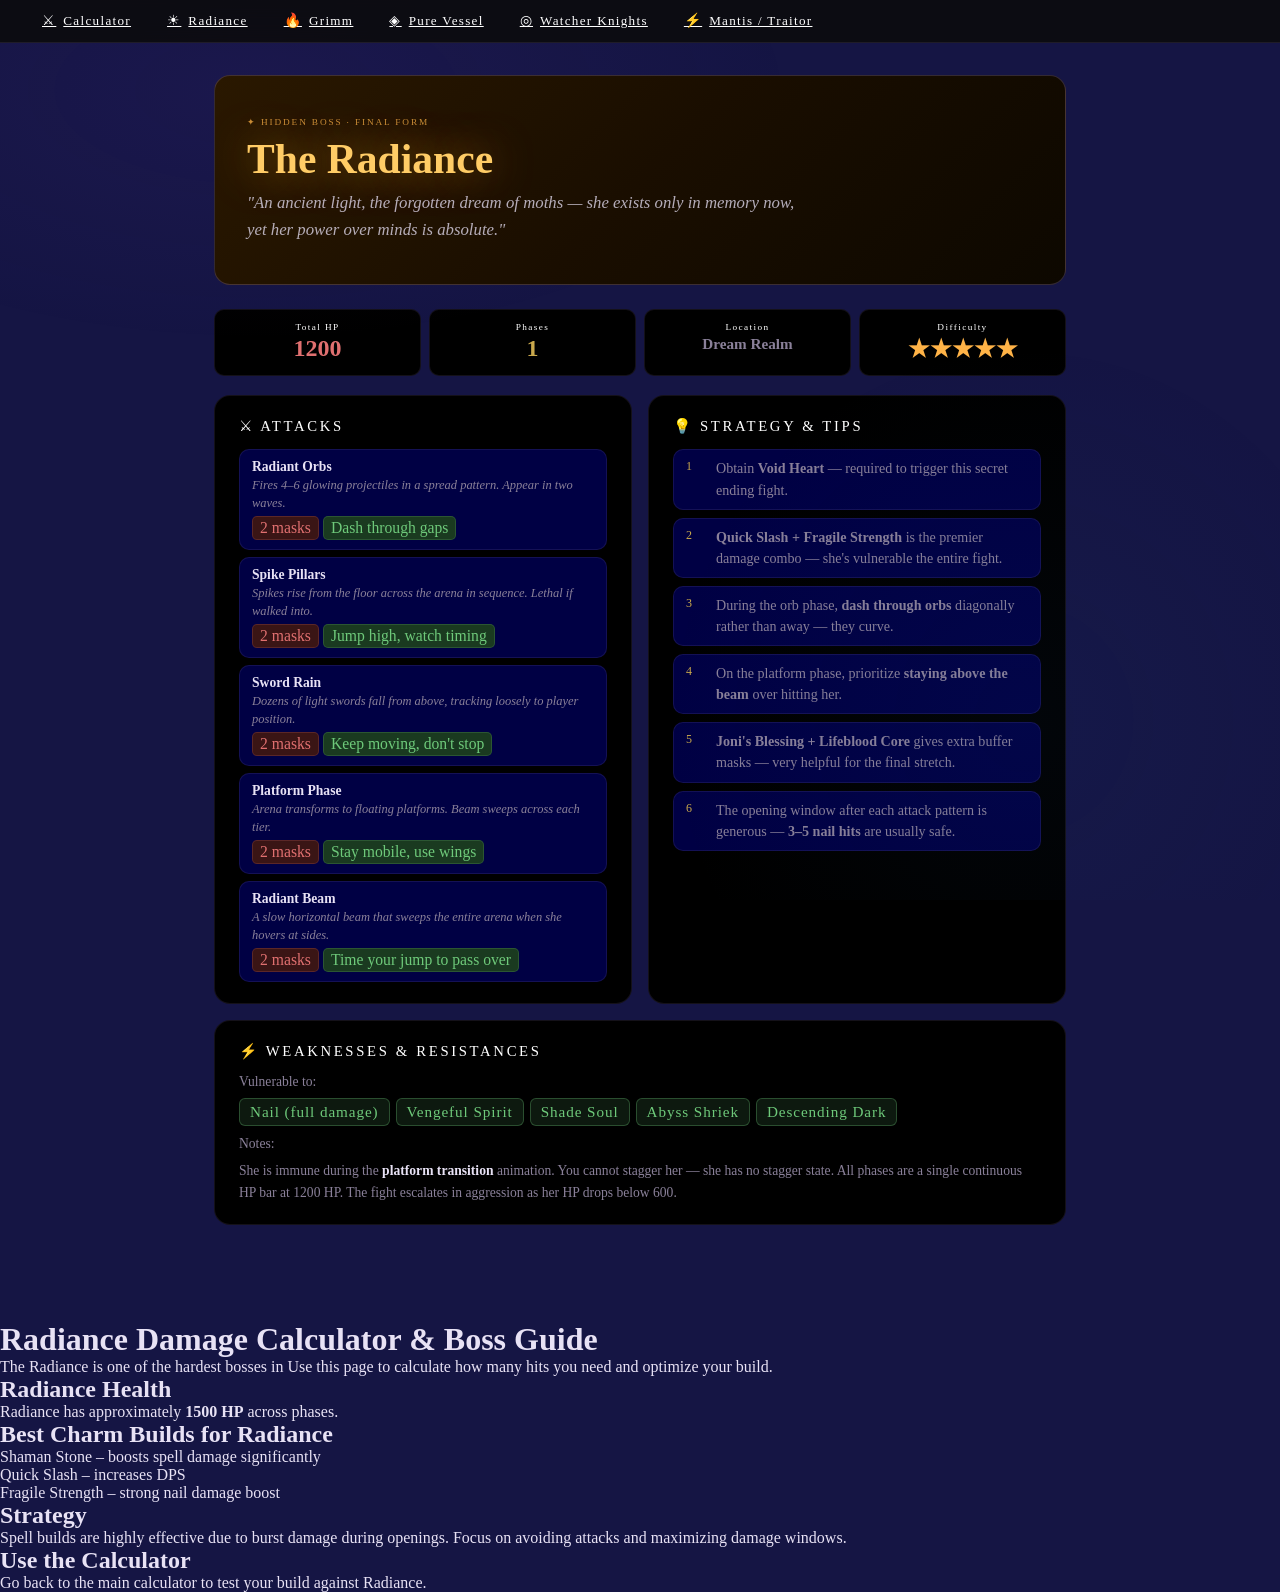
<file: radiance-calculator.html>
<!DOCTYPE html>
<html lang="en">
<head>
<meta charset="UTF-8">
<title>Radiance Damage Calculator – Hollow Knight Boss Guide</title>
<meta name="description" content="Calculate how many hits to defeat Radiance in Hollow Knight. Find the best charm builds, nail damage, and spell strategies.">
<meta name="keywords" content="radiance hollow knight, radiance damage calculator, how many hits radiance, hollow knight radiance guide">
<link rel="stylesheet" href="index.css">
</head>

<body>
<nav class="topnav">
  <a class="tnav-btn" href="index.html"><span class="ticon">⚔</span> Calculator</a>
  <a class="tnav-btn" href="radiance-calculator.html"   ><span class="ticon">☀</span> Radiance</a>
  <a class="tnav-btn" href="grimm-calculator.html"   ><span class="ticon">🔥</span> Grimm</a>
  <a class="tnav-btn" href="pure-vessel.html"     ><span class="ticon">◈</span> Pure Vessel</a>
  <a class="tnav-btn" href="watcher.html"          ><span class="ticon">◎</span> Watcher Knights</a>
  <a class="tnav-btn" href="mantis.html"           ><span class="ticon">⚡</span> Mantis / Traitor</a>
</nav>

<div class="d" >
<div class="bp-inner">
  <div class="bp-hero" style="background:linear-gradient(135deg,#2a1800 0%,#1a0e00 50%,#0d0800 100%);">
    <div class="bp-hero-content">
      <div class="bp-tag" style="color:#ffb347;">✦ HIDDEN BOSS · FINAL FORM</div>
      <div class="bp-name" style="color:#ffcc66;text-shadow:0 0 40px rgba(255,180,50,.5);">The Radiance</div>
      <div class="bp-lore">"An ancient light, the forgotten dream of moths — she exists only in memory now, yet her power over minds is absolute."</div>
    </div>
  </div>

  <div class="bp-stats">
    <div class="bpstat"><div class="bpstat-l">Total HP</div><div class="bpstat-v" style="color:var(--danger)">1200</div></div>
    <div class="bpstat"><div class="bpstat-l">Phases</div><div class="bpstat-v" style="color:var(--gold)">1</div></div>
    <div class="bpstat"><div class="bpstat-l">Location</div><div class="bpstat-v" style="color:var(--text-muted);font-size:.95rem">Dream Realm</div></div>
    <div class="bpstat"><div class="bpstat-l">Difficulty</div><div class="bpstat-v" style="color:#ffb347">★★★★★</div></div>
  </div>

  <div class="bp-cols">
    <div class="bp-card">
      <div class="bp-card-title">⚔ Attacks</div>
      <div class="atk-list">
        <div class="atk-item">
          <div class="atk-name">Radiant Orbs</div>
          <div class="atk-desc">Fires 4–6 glowing projectiles in a spread pattern. Appear in two waves.</div>
          <span class="atk-dmg">2 masks</span><span class="atk-tip">Dash through gaps</span>
        </div>
        <div class="atk-item">
          <div class="atk-name">Spike Pillars</div>
          <div class="atk-desc">Spikes rise from the floor across the arena in sequence. Lethal if walked into.</div>
          <span class="atk-dmg">2 masks</span><span class="atk-tip">Jump high, watch timing</span>
        </div>
        <div class="atk-item">
          <div class="atk-name">Sword Rain</div>
          <div class="atk-desc">Dozens of light swords fall from above, tracking loosely to player position.</div>
          <span class="atk-dmg">2 masks</span><span class="atk-tip">Keep moving, don't stop</span>
        </div>
        <div class="atk-item">
          <div class="atk-name">Platform Phase</div>
          <div class="atk-desc">Arena transforms to floating platforms. Beam sweeps across each tier.</div>
          <span class="atk-dmg">2 masks</span><span class="atk-tip">Stay mobile, use wings</span>
        </div>
        <div class="atk-item">
          <div class="atk-name">Radiant Beam</div>
          <div class="atk-desc">A slow horizontal beam that sweeps the entire arena when she hovers at sides.</div>
          <span class="atk-dmg">2 masks</span><span class="atk-tip">Time your jump to pass over</span>
        </div>
      </div>
    </div>
    <div class="bp-card">
      <div class="bp-card-title">💡 Strategy & Tips</div>
      <div class="tips-list">
        <div class="tip-item"><div class="tip-num">1</div><div class="tip-text">Obtain <strong>Void Heart</strong> — required to trigger this secret ending fight.</div></div>
        <div class="tip-item"><div class="tip-num">2</div><div class="tip-text"><strong>Quick Slash + Fragile Strength</strong> is the premier damage combo — she's vulnerable the entire fight.</div></div>
        <div class="tip-item"><div class="tip-num">3</div><div class="tip-text">During the orb phase, <strong>dash through orbs</strong> diagonally rather than away — they curve.</div></div>
        <div class="tip-item"><div class="tip-num">4</div><div class="tip-text">On the platform phase, prioritize <strong>staying above the beam</strong> over hitting her.</div></div>
        <div class="tip-item"><div class="tip-num">5</div><div class="tip-text"><strong>Joni's Blessing + Lifeblood Core</strong> gives extra buffer masks — very helpful for the final stretch.</div></div>
        <div class="tip-item"><div class="tip-num">6</div><div class="tip-text">The opening window after each attack pattern is generous — <strong>3–5 nail hits</strong> are usually safe.</div></div>
      </div>
    </div>
    <div class="bp-card bp-full">
      <div class="bp-card-title">⚡ Weaknesses & Resistances</div>
      <div style="color:var(--text-muted);font-size:.85rem;margin-bottom:8px;">Vulnerable to:</div>
      <div class="badge-row">
        <span class="badge badge-weak">Nail (full damage)</span>
        <span class="badge badge-weak">Vengeful Spirit</span>
        <span class="badge badge-weak">Shade Soul</span>
        <span class="badge badge-weak">Abyss Shriek</span>
        <span class="badge badge-weak">Descending Dark</span>
      </div>
      <div style="color:var(--text-muted);font-size:.85rem;margin:10px 0 8px;">Notes:</div>
      <div style="font-size:.85rem;color:var(--text-muted);line-height:1.6;">She is immune during the <strong style="color:var(--text)">platform transition</strong> animation. You cannot stagger her — she has no stagger state. All phases are a single continuous HP bar at 1200 HP. The fight escalates in aggression as her HP drops below 600.</div>
    </div>
  </div>
</div>
</div>
<h1>Radiance Damage Calculator & Boss Guide</h1>

<p>
The Radiance is one of the hardest bosses in 

Use this page to calculate how many hits you need and optimize your build.
</p>

<h2>Radiance Health</h2>
<p>Radiance has approximately <strong>1500 HP</strong> across phases.</p>

<h2>Best Charm Builds for Radiance</h2>
<ul>
<li>Shaman Stone – boosts spell damage significantly</li>
<li>Quick Slash – increases DPS</li>
<li>Fragile Strength – strong nail damage boost</li>
</ul>

<h2>Strategy</h2>
<p>
Spell builds are highly effective due to burst damage during openings.
Focus on avoiding attacks and maximizing damage windows.
</p>

<h2>Use the Calculator</h2>
<p>Go back to the main calculator to test your build against Radiance.</p>
</body>
</html>
</file>
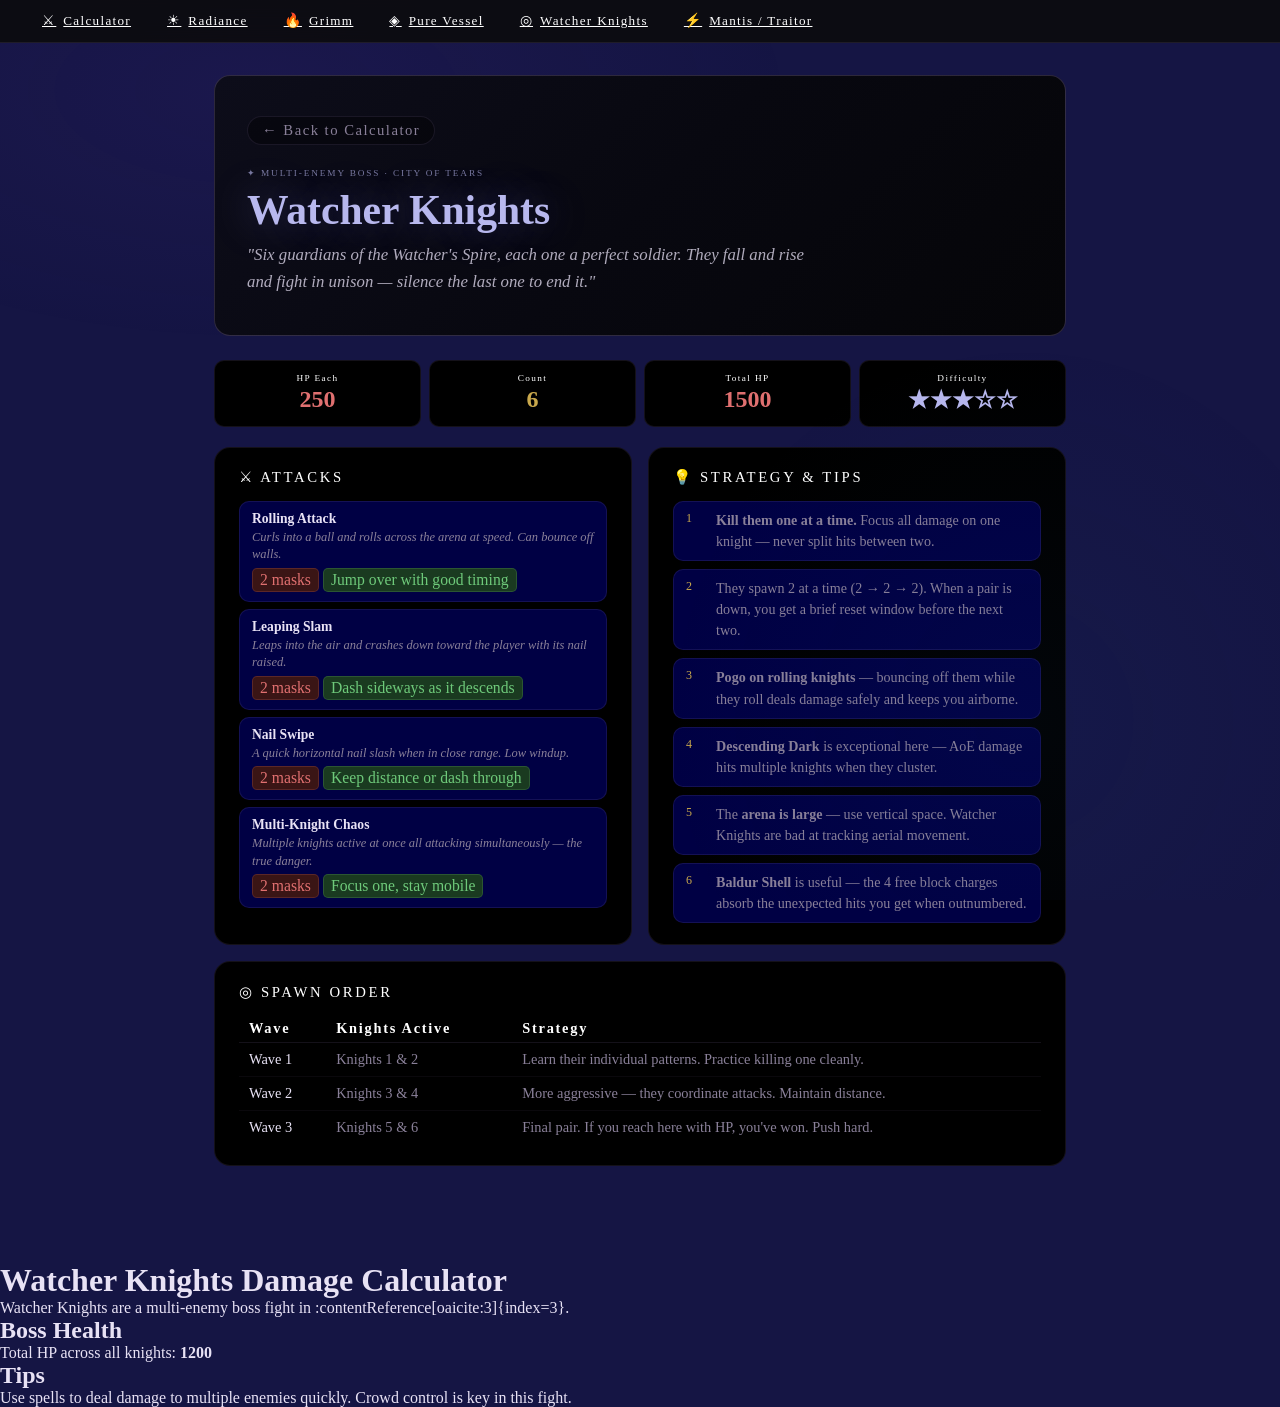
<file: watcher-knights.html>
<!DOCTYPE html>
<html lang="en">
<head>
<meta charset="UTF-8">
<title>Watcher Knights Damage Calculator</title>
<meta name="description" content="Calculate hits needed for Watcher Knights in Hollow Knight. Best builds and strategies.">
<meta name="keywords" content="watcher knights hollow knight, watcher knights damage calculator">
<link rel="stylesheet" href="index.css">
</head>

<body>
<nav class="topnav">
  <a class="tnav-btn" href="index.html"><span class="ticon">⚔</span> Calculator</a>
  <a class="tnav-btn" href="radiance-calculator.html"   ><span class="ticon">☀</span> Radiance</a>
  <a class="tnav-btn" href="grimm-calculator.html"   ><span class="ticon">🔥</span> Grimm</a>
  <a class="tnav-btn" href="pure-vessel.html"     ><span class="ticon">◈</span> Pure Vessel</a>
  <a class="tnav-btn" href="watcher-knights.html"          ><span class="ticon">◎</span> Watcher Knights</a>
  <a class="tnav-btn" href="mantis.html"           ><span class="ticon">⚡</span> Mantis / Traitor</a>
</nav>

<div class="d" id="page-watcher">
<div class="bp-inner">
  <div class="bp-hero" style="background:linear-gradient(135deg,#0d0d1a 0%,#080810 50%,#050508 100%);">
    <div class="bp-hero-content">
      <button class="bp-back" onclick="showPage('home')">← Back to Calculator</button>
      <div class="bp-tag" style="color:#9b9bcc;">✦ MULTI-ENEMY BOSS · CITY OF TEARS</div>
      <div class="bp-name" style="color:#b8b8ee;text-shadow:0 0 40px rgba(120,120,220,.4);">Watcher Knights</div>
      <div class="bp-lore">"Six guardians of the Watcher's Spire, each one a perfect soldier. They fall and rise and fight in unison — silence the last one to end it."</div>
    </div>
  </div>

  <div class="bp-stats">
    <div class="bpstat"><div class="bpstat-l">HP Each</div><div class="bpstat-v" style="color:var(--danger)">250</div></div>
    <div class="bpstat"><div class="bpstat-l">Count</div><div class="bpstat-v" style="color:var(--gold)">6</div></div>
    <div class="bpstat"><div class="bpstat-l">Total HP</div><div class="bpstat-v" style="color:var(--danger)">1500</div></div>
    <div class="bpstat"><div class="bpstat-l">Difficulty</div><div class="bpstat-v" style="color:#b8b8ee">★★★☆☆</div></div>
  </div>

  <div class="bp-cols">
    <div class="bp-card">
      <div class="bp-card-title">⚔ Attacks</div>
      <div class="atk-list">
        <div class="atk-item">
          <div class="atk-name">Rolling Attack</div>
          <div class="atk-desc">Curls into a ball and rolls across the arena at speed. Can bounce off walls.</div>
          <span class="atk-dmg">2 masks</span><span class="atk-tip">Jump over with good timing</span>
        </div>
        <div class="atk-item">
          <div class="atk-name">Leaping Slam</div>
          <div class="atk-desc">Leaps into the air and crashes down toward the player with its nail raised.</div>
          <span class="atk-dmg">2 masks</span><span class="atk-tip">Dash sideways as it descends</span>
        </div>
        <div class="atk-item">
          <div class="atk-name">Nail Swipe</div>
          <div class="atk-desc">A quick horizontal nail slash when in close range. Low windup.</div>
          <span class="atk-dmg">2 masks</span><span class="atk-tip">Keep distance or dash through</span>
        </div>
        <div class="atk-item">
          <div class="atk-name">Multi-Knight Chaos</div>
          <div class="atk-desc">Multiple knights active at once all attacking simultaneously — the true danger.</div>
          <span class="atk-dmg">2 masks</span><span class="atk-tip">Focus one, stay mobile</span>
        </div>
      </div>
    </div>
    <div class="bp-card">
      <div class="bp-card-title">💡 Strategy & Tips</div>
      <div class="tips-list">
        <div class="tip-item"><div class="tip-num">1</div><div class="tip-text"><strong>Kill them one at a time.</strong> Focus all damage on one knight — never split hits between two.</div></div>
        <div class="tip-item"><div class="tip-num">2</div><div class="tip-text">They spawn 2 at a time (2 → 2 → 2). When a pair is down, you get a brief reset window before the next two.</div></div>
        <div class="tip-item"><div class="tip-num">3</div><div class="tip-text"><strong>Pogo on rolling knights</strong> — bouncing off them while they roll deals damage safely and keeps you airborne.</div></div>
        <div class="tip-item"><div class="tip-num">4</div><div class="tip-text"><strong>Descending Dark</strong> is exceptional here — AoE damage hits multiple knights when they cluster.</div></div>
        <div class="tip-item"><div class="tip-num">5</div><div class="tip-text">The <strong>arena is large</strong> — use vertical space. Watcher Knights are bad at tracking aerial movement.</div></div>
        <div class="tip-item"><div class="tip-num">6</div><div class="tip-text"><strong>Baldur Shell</strong> is useful — the 4 free block charges absorb the unexpected hits you get when outnumbered.</div></div>
      </div>
    </div>
    <div class="bp-card bp-full">
      <div class="bp-card-title">◎ Spawn Order</div>
      <table class="phase-table">
        <tr><th>Wave</th><th>Knights Active</th><th>Strategy</th></tr>
        <tr><td>Wave 1</td><td>Knights 1 & 2</td><td>Learn their individual patterns. Practice killing one cleanly.</td></tr>
        <tr><td>Wave 2</td><td>Knights 3 & 4</td><td>More aggressive — they coordinate attacks. Maintain distance.</td></tr>
        <tr><td>Wave 3</td><td>Knights 5 & 6</td><td>Final pair. If you reach here with HP, you've won. Push hard.</td></tr>
      </table>
    </div>
  </div>
</div>
</div>
<h1>Watcher Knights Damage Calculator</h1>

<p>
Watcher Knights are a multi-enemy boss fight in 
:contentReference[oaicite:3]{index=3}.
</p>

<h2>Boss Health</h2>
<p>Total HP across all knights: <strong>1200</strong></p>

<h2>Tips</h2>
<p>
Use spells to deal damage to multiple enemies quickly.
Crowd control is key in this fight.
</p>
</body>
</html>
</file>
<file: index.css>
:root {
  --bg:     #0d0d0f;
  --bg2:    #000000;
  --bg3:    #004;
  --bg4:    #20202e;
  --border: rgba(160,140,200,0.12);
  --border-strong: rgba(160,140,200,0.25);
  --text:         #e8e2f5;
  --text-muted:   #8a8099;
  --text-faint:   white;
  --gold:     #c9a84c;
  --soul:     #7ab8e8;
  --soul-dim: #1e3a52;
  --void:     #9b6ef3;
  --void-dim: #2a1a4a;
  --nail:     #e8d5a0;
  --nail-dim: #3a3020;
  --danger:     #e07070;
  --danger-dim: #3a1515;
  --green:     #6ec97a;
  --green-dim: #1a3a20;
  --r: 10px; --rl: 16px;
}
*{box-sizing:border-box;margin:0;padding:0;}
body{
  background:#151544;color:var(--text);
  font-family:'Crimson Pro',Georgia,serif;
  min-height:100vh;overflow-x:hidden;
}
body::before{
  content:'';position:fixed;inset:0;
  background:
    radial-gradient(ellipse 60% 40% at 20% 10%,rgba(100,60,180,.08) 0%,transparent 70%),
    radial-gradient(ellipse 40% 60% at 80% 80%,rgba(30,80,140,.07) 0%,transparent 70%);
  pointer-events:none;z-index:0;
}
.app{max-width:1920px;margin:0 auto;padding:2.5rem 1.5rem 5rem;position:relative;z-index:1;}

/* HEADER */
.hdr{text-align:center;margin-bottom:2.8rem;}
.hdr-bug{width:72px;height:72px;margin:0 auto 1rem;filter:drop-shadow(0 0 20px rgba(155,110,243,.55));animation:float 4s ease-in-out infinite;}
@keyframes float{0%,100%{transform:translateY(0);}50%{transform:translateY(-7px);}}
.hdr h1{font-family:'Cinzel',serif;font-size:2.4rem;font-weight:700;letter-spacing:.14em;color:var(--text);text-shadow:0 0 50px rgba(155,110,243,.35);}
.hdr p{font-style:italic;color:var(--text-muted);font-size:1rem;margin-top:.35rem;letter-spacing:.04em;}
.hdr-line{width:220px;height:1px;margin:1.2rem auto 0;background:linear-gradient(90deg,transparent,var(--void),transparent);}

/* ── TOP NAV ── */
.topnav{
  position:sticky;top:0;z-index:100;
  background:rgba(13,13,15,.92);backdrop-filter:blur(14px);
  border-bottom:1px solid var(--border);
  padding:0 1.5rem;
  display:flex;align-items:center;gap:0;
  overflow-x:auto;scrollbar-width:none;
}
.topnav::-webkit-scrollbar{display:none;}
.tnav-btn{
  display:flex;align-items:center;gap:7px;
  padding:12px 18px;
  font-family:'Cinzel',serif;font-size:.82rem;letter-spacing:.1em;
  color:white;background:none;border:none;cursor:pointer;
  border-bottom:2px solid transparent;margin-bottom:-1px;
  transition:all .18s;white-space:nowrap;
}
.tnav-btn:hover{color:var(--text);}
.tnav-btn.active{color:var(--gold);border-bottom-color:var(--gold);}
.tnav-btn .ticon{font-size:14px;}
.tnav-home{color:var(--void);}
.tnav-home.active{color:var(--void);border-bottom-color:var(--void);}

/* ── BOSS DETAIL PAGE (overlay) ── */
.boss-page{
  display:none;position:fixed;inset:0;z-index:200;
  background:var(--bg);overflow-y:auto;
}
.boss-page.open{display:block;}
.bp-inner{max-width:900px;margin:0 auto;padding:2rem 1.5rem 5rem;}

/* Boss hero banner */
.bp-hero{
  border-radius:var(--rl);overflow:hidden;position:relative;
  margin-bottom:1.5rem;padding:2.5rem 2rem;
  border:1px solid var(--border-strong);
}
.bp-hero::before{content:'';position:absolute;inset:0;opacity:.55;z-index:0;}
.bp-hero-content{position:relative;z-index:1;}
.bp-back{
  display:inline-flex;align-items:center;gap:6px;
  font-family:'Cinzel',serif;font-size:.92rem;letter-spacing:.1em;
  color:var(--text-muted);background:rgba(0,0,0,.35);border:1px solid var(--border);
  border-radius:20px;padding:5px 14px;cursor:pointer;margin-bottom:1.4rem;
  transition:all .15s;
}
.bp-back:hover{color:var(--text);border-color:var(--border-strong);}
.bp-tag{font-family:'Cinzel',serif;font-size:.58rem;letter-spacing:.2em;margin-bottom:.6rem;opacity:.75;}
.bp-name{font-family:'Cinzel',serif;font-size:2.6rem;font-weight:700;line-height:1.1;margin-bottom:.5rem;}
.bp-lore{font-style:italic;font-size:1.05rem;color:rgba(232,226,245,.75);line-height:1.6;max-width:560px;}

/* Stats strip */
.bp-stats{display:grid;grid-template-columns:repeat(4,1fr);gap:8px;margin-bottom:1.2rem;}
.bpstat{background:var(--bg2);border:1px solid var(--border);border-radius:var(--r);padding:12px 14px;text-align:center;}
.bpstat-l{font-family:'Cinzel',serif;font-size:.58rem;letter-spacing:.15em;color:var(--text-faint);margin-bottom:3px;}
.bpstat-v{font-family:'Cinzel',serif;font-size:1.5rem;font-weight:700;}

/* Two-col layout */
.bp-cols{display:grid;grid-template-columns:1fr 1fr;gap:1rem;margin-bottom:1rem;}
.bp-card{background:var(--bg2);border:1px solid var(--border);border-radius:var(--rl);padding:1.3rem 1.5rem;}
.bp-card-title{font-family:'Cinzel',serif;font-size:.92rem;letter-spacing:.18em;color:var(--text-faint);margin-bottom:.9rem;text-transform:uppercase;}

/* Phase table */
.phase-table{width:100%;border-collapse:collapse;font-size:.9rem;}
.phase-table th{font-family:'Cinzel',serif;font-size:.9rem;letter-spacing:.12em;color:var(--text-faint);padding:5px 10px;text-align:left;border-bottom:1px solid var(--border);}
.phase-table td{padding:8px 10px;border-bottom:1px solid rgba(160,140,200,.06);color:var(--text-muted);}
.phase-table td:first-child{color:var(--text);}
.phase-table td.hp-td{font-family:'Cinzel',serif;color:var(--danger);}
.phase-table tr:last-child td{border-bottom:none;}

/* Attack list */
.atk-list{display:flex;flex-direction:column;gap:7px;}
.atk-item{background:var(--bg3);border:1px solid var(--border);border-radius:var(--r);padding:9px 12px;}
.atk-name{font-size:.85rem;font-weight:600;color:var(--text);margin-bottom:2px;}
.atk-desc{font-size:.78rem;color:var(--text-muted);font-style:italic;line-height:1.4;}
.atk-dmg{display:inline-block;margin-top:4px;font-family:'Cinzel',serif;font-size:.98rem;color:var(--danger);background:var(--danger-dim);border:1px solid rgba(224,112,112,.2);border-radius:5px;padding:2px 7px;}
.atk-tip{display:inline-block;margin-top:4px;margin-left:4px;font-family:'Cinzel',serif;font-size:.98rem;color:var(--green);background:var(--green-dim);border:1px solid rgba(110,201,122,.2);border-radius:5px;padding:2px 7px;}

/* Tips list */
.tips-list{display:flex;flex-direction:column;gap:8px;}
.tip-item{display:flex;gap:10px;align-items:flex-start;padding:8px 12px;background:var(--bg3);border-radius:var(--r);border:1px solid var(--border);}
.tip-num{font-family:'Cinzel',serif;font-size:.75rem;color:var(--gold);min-width:20px;margin-top:1px;}
.tip-text{font-size:.88rem;color:var(--text-muted);line-height:1.5;}

/* Weakness / resistance badges */
.badge-row{display:flex;flex-wrap:wrap;gap:6px;margin-top:6px;}
.badge{font-family:'Cinzel',serif;font-size:.95rem;letter-spacing:.06em;padding:4px 10px;border-radius:6px;}
.badge-weak{background:rgba(110,201,122,.12);border:1px solid rgba(110,201,122,.3);color:var(--green);}
.badge-res{background:rgba(224,112,112,.1);border:1px solid rgba(224,112,112,.25);color:var(--danger);}
.badge-neu{background:var(--bg3);border:1px solid var(--border);color:var(--text-muted);}

/* Full-width card */
.bp-full{grid-column:1/-1;}

@media(max-width:640px){
  .bp-stats{grid-template-columns:1fr 1fr;}
  .bp-cols{grid-template-columns:1fr;}
  .bp-name{font-size:1.9rem;}
  .tnav-btn{padding:12px 12px;font-size:.58rem;}
}

/* GRID */
.g2{display:grid;grid-template-columns:1fr 1fr;gap:1rem;margin-bottom:1rem;}
.full{grid-column:1/-1;}

/* PANEL */
.panel{background:var(--bg2);border:1px solid var(--border);border-radius:var(--rl);padding:1.3rem 1.5rem;position:relative;overflow:hidden;}
.panel::before{content:'';position:absolute;top:0;left:0;right:0;height:1px;background:linear-gradient(90deg,transparent,var(--border-strong),transparent);}
.plabel{font-family:'Cinzel',serif;font-size:.92rem;font-weight:600;letter-spacing:.2em;text-transform:uppercase;color:var(--text-faint);margin-bottom:.9rem;}

/* SELECT */
select{
  width:100%;padding:10px 32px 10px 12px;
  background:var(--bg3);border:1px solid var(--border);border-radius:var(--r);
  color:var(--text);font-family:'Crimson Pro',serif;font-size:1rem;cursor:pointer;appearance:none;
  background-image:url("data:image/svg+xml,%3Csvg xmlns='http://www.w3.org/2000/svg' width='12' height='8'%3E%3Cpath d='M1 1l5 5 5-5' stroke='%238a8099' stroke-width='1.5' fill='none' stroke-linecap='round'/%3E%3C/svg%3E");
  background-repeat:no-repeat;background-position:right 12px center;transition:border-color .2s;
}
select:focus{outline:none;border-color:var(--void);box-shadow:0 0 0 3px rgba(155,110,243,.15);}
.hp-line{font-size:.85rem;color:var(--text-muted);margin-top:6px;font-style:italic;}

/* TABS */
.tabs{display:flex;gap:6px;margin-bottom:1rem;flex-wrap:wrap;}
.tab{
  padding:5px 16px;border-radius:20px;font-family:'Cinzel',serif;
  font-size:.92rem;letter-spacing:.1em;cursor:pointer;
  border:1px solid var(--border);color:var(--text-muted);background:transparent;transition:all .18s;
}
.tab:hover{border-color:var(--border-strong);color:var(--text);}
.tab.on{background:var(--void-dim);border-color:var(--void);color:#c4aaff;}
.tab.on[data-cat=nail]{background:var(--nail-dim);border-color:var(--gold);color:var(--gold);}
.tab.on[data-cat=spell]{background:var(--soul-dim);border-color:var(--soul);color:var(--soul);}
.tab.on[data-cat=survival]{background:var(--green-dim);border-color:var(--green);color:var(--green);}
.tab.on[data-cat=soul]{background:rgba(40,20,80,.6);border-color:#9b70dd;color:#c4aaff;}

/* CHARM PAGES */
.cpage{display:none;}
.cpage.vis{display:grid;grid-template-columns:repeat(auto-fill,minmax(223px,1fr));gap:7px;}

.ci{
  display:flex;align-items:center;gap:10px;padding:9px 12px;border-radius:var(--r);
  border:1px solid var(--border);cursor:pointer;transition:all .15s;user-select:none;background:var(--bg3);
}
.ci:hover{border-color:var(--border-strong);background:var(--bg4);transform:translateY(-1px);}
.ci.on{border-color:var(--void);background:var(--void-dim);}
.ci.on.nc{border-color:var(--gold);background:var(--nail-dim);}
.ci.on.sc{border-color:var(--soul);background:var(--soul-dim);}
.ci.on.vc{border-color:var(--green);background:var(--green-dim);}
.ci.on.lc{border-color:#9b70dd;background:rgba(40,20,80,.5);}
.orb{width:28px;height:28px;border-radius:50%;flex-shrink:0;display:flex;align-items:center;justify-content:center;font-size:14px;border:1px solid rgba(255,255,255,.08);}
.cn{font-size:.93rem;font-weight:600;color:white;line-height:1.2;}
.cd{font-size:.85rem;color:white;margin-top:1px;font-style:italic;}
.nb{font-family:'Cinzel',serif;font-size:.8rem;color:white;white-space:nowrap;flex-shrink:0;}

/* NOTCH */
.nrow{display:flex;align-items:center;gap:10px;margin-top:1rem;padding-top:1rem;border-top:1px solid var(--border);}
.npips{display:flex;gap:3px;flex:1;}
.np{height:8px;flex:1;border-radius:2px;background:var(--bg4);border:1px solid var(--border);transition:all .2s;}
.np.used{background:var(--void);border-color:rgba(155,110,243,.5);box-shadow:0 0 6px rgba(155,110,243,.3);}
.np.over{background:var(--danger);border-color:var(--danger);}
.nc-lbl{font-family:'Cinzel',serif;font-size:.7rem;color:var(--text-muted);white-space:nowrap;}
.nwarn{margin-top:8px;padding:8px 12px;border-radius:var(--r);background:var(--danger-dim);border:1px solid var(--danger);color:var(--danger);font-size:.82rem;}

/* RESULTS */
.rpanel{
  background:linear-gradient(135deg,#131320 0%,#0f0f1c 100%);
  border:1px solid var(--border-strong);border-radius:var(--rl);
  padding:1.6rem 1.8rem;position:relative;overflow:hidden;
}
.rpanel::after{content:'';position:absolute;inset:0;background:radial-gradient(ellipse 80% 60% at 50% 0%,rgba(155,110,243,.05) 0%,transparent 70%);pointer-events:none;}
.rtop{display:grid;grid-template-columns:1fr 1fr;gap:1.5rem;margin-bottom:1.5rem;}
.rb-lbl{font-family:'Cinzel',serif;font-size:.9rem;letter-spacing:.2em;color:var(--text-faint);margin-bottom:4px;}
.rbig{font-family:'Cinzel',serif;font-size:3.6rem;font-weight:700;line-height:1;}
.rbig.nclr{color:var(--nail);text-shadow:0 0 30px rgba(232,213,160,.3);}
.rbig.sclr{color:var(--soul);text-shadow:0 0 30px rgba(122,184,232,.3);}
.runit{font-size:.88rem;color:var(--text-muted);margin-top:3px;font-style:italic;}
.srow{display:grid;grid-template-columns:repeat(4,1fr);gap:8px;margin-bottom:1.2rem;}
.sb{background:var(--bg3);border:1px solid var(--border);border-radius:var(--r);padding:10px 12px;}
.sb-l{font-size:.97rem;color:var(--text-faint);margin-bottom:3px;}
.sb-v{font-family:'Cinzel',serif;font-size:1.1rem;font-weight:600;}
.sv-n{color:var(--nail);}.sv-s{color:var(--soul);}.sv-b{color:var(--void);}.sv-t{color:var(--gold);}
.divider{border:none;border-top:1px solid var(--border);margin:1.1rem 0;}
.sec-lbl{font-family:'Cinzel',serif;font-size:.93rem;letter-spacing:.18em;color:var(--text-faint);margin-bottom:8px;}
.prows{display:flex;flex-direction:column;gap:5px;}
.pr{display:flex;align-items:center;justify-content:space-between;padding:7px 12px;border-radius:8px;background:var(--bg3);border:1px solid var(--border);font-size:.9rem;}
.prn{color:var(--text-muted);}.prh{color:var(--text-faint);font-size:.76rem;margin-left:6px;}.prv{font-family:'Cinzel',serif;font-weight:600;color:var(--nail);}
.ptot{display:flex;justify-content:space-between;padding:8px 12px 0;font-size:.9rem;border-top:1px solid var(--border);margin-top:4px;}
.ptot span:first-child{color:var(--text-muted);}.ptot span:last-child{font-family:'Cinzel',serif;font-weight:700;font-size:1rem;color:var(--gold);}
.sgrid{display:grid;grid-template-columns:repeat(3,1fr);gap:8px;margin-top:6px;}
.sbox{background:var(--bg3);border:1px solid var(--border);border-radius:var(--r);padding:11px 14px;}
.sbox-n{font-size:.76rem;color:var(--text-muted);margin-bottom:3px;}
.sbox-d{font-family:'Cinzel',serif;font-size:1.3rem;color:var(--soul);font-weight:600;}
.sbox-h{font-size:.73rem;color:var(--text-faint);margin-top:2px;font-style:italic;}
.ss-badge{color:var(--soul);font-size:.97rem;margin-left:4px;}
.furynote{margin-top:10px;padding:10px 14px;border-radius:var(--r);background:rgba(186,117,23,.1);border:1px solid rgba(186,117,23,.3);color:#c9953a;font-size:.82rem;font-style:italic;line-height:1.5;}

/* COMBO CALCULATOR */
.combo-panel{
  background:linear-gradient(135deg,#0f1320 0%,#0d0f1c 100%);
  border:1px solid var(--border-strong);border-radius:var(--rl);
  padding:1.6rem 1.8rem;position:relative;overflow:hidden;margin-top:1rem;
}
.combo-panel::before{content:'';position:absolute;top:0;left:0;right:0;height:1px;background:linear-gradient(90deg,transparent,rgba(122,184,232,.4),transparent);}
.combo-panel::after{content:'';position:absolute;inset:0;background:radial-gradient(ellipse 80% 60% at 50% 0%,rgba(122,184,232,.04) 0%,transparent 70%);pointer-events:none;}
.combo-title{font-family:'Cinzel',serif;font-size:.93rem;letter-spacing:.2em;color:var(--soul);margin-bottom:.3rem;text-transform:uppercase;}
.combo-subtitle{font-size:.85rem;color:var(--text-muted);margin-bottom:1.2rem;font-style:italic;}

/* Spell Cards */
.spell-cards{display:grid;grid-template-columns:repeat(3,1fr);gap:10px;margin-bottom:1.2rem;}
.spell-card{
  background:var(--bg3);border:1px solid var(--border);border-radius:var(--r);
  padding:12px 14px;position:relative;transition:border-color .2s;
}
.spell-card.active{border-color:var(--soul);background:var(--soul-dim);}
.sc-header{display:flex;align-items:center;justify-content:space-between;margin-bottom:10px;}
.sc-icon{width:32px;height:32px;border-radius:8px;background:var(--soul-dim);border:1px solid rgba(122,184,232,.3);display:flex;align-items:center;justify-content:center;font-size:15px;flex-shrink:0;}
.sc-name{font-size:.82rem;font-weight:600;color:var(--text);flex:1;margin-left:8px;line-height:1.2;}
.sc-dmg-badge{font-family:'Cinzel',serif;font-size:.8rem;color:var(--soul);white-space:nowrap;}

/* Version toggle (base / upgraded) */
.ver-toggle{display:flex;border-radius:8px;overflow:hidden;border:1px solid var(--border);margin-bottom:10px;}
.ver-btn{flex:1;padding:5px 8px;font-family:'Cinzel',serif;font-size:.9rem;letter-spacing:.06em;cursor:pointer;border:none;background:var(--bg4);color:var(--text-muted);transition:all .15s;text-align:center;}
.ver-btn.on{background:var(--soul-dim);color:var(--soul);}
.ver-btn:first-child{border-right:1px solid var(--border);}

/* Spell charm toggles */
.sc-charms{display:flex;flex-wrap:wrap;gap:5px;margin-bottom:10px;min-height:28px;}
.scharm-btn{
  display:flex;align-items:center;gap:5px;padding:4px 8px;border-radius:6px;
  border:1px solid var(--border);background:var(--bg4);cursor:pointer;
  font-size:.72rem;color:var(--text-muted);transition:all .15s;user-select:none;
}
.scharm-btn:hover{border-color:var(--border-strong);color:var(--text);}
.scharm-btn.on{border-color:var(--soul);background:var(--soul-dim);color:var(--soul);}
.scharm-btn .sorb{font-size:11px;}
.scharm-btn .sn{font-size:.95rem;color:var(--text-faint);}

/* Counter row */
.sc-counter-row{display:flex;align-items:center;gap:8px;}
.sc-btn{
  width:28px;height:28px;border-radius:7px;border:1px solid var(--border-strong);
  background:var(--bg4);color:var(--text);font-size:1.1rem;cursor:pointer;
  display:flex;align-items:center;justify-content:center;line-height:1;
  transition:all .15s;user-select:none;flex-shrink:0;
}
.sc-btn:hover{background:var(--soul-dim);border-color:var(--soul);color:var(--soul);}
.sc-val{font-family:'Cinzel',serif;font-size:1.1rem;font-weight:700;color:var(--soul);min-width:22px;text-align:center;}
.sc-cast-info{flex:1;font-size:.75rem;color:var(--text-muted);font-style:italic;text-align:right;}
.sc-cast-info strong{color:var(--soul);font-style:normal;}

.combo-divider{border:none;border-top:1px solid var(--border);margin:1rem 0;}

/* Results */
.combo-result{display:grid;grid-template-columns:1fr 1fr 1fr;gap:10px;}
.cr-box{background:var(--bg3);border:1px solid var(--border);border-radius:var(--r);padding:12px 14px;text-align:center;}
.cr-lbl{font-family:'Cinzel',serif;font-size:.58rem;letter-spacing:.18em;color:var(--text-faint);margin-bottom:4px;text-transform:uppercase;}
.cr-val{font-family:'Cinzel',serif;font-size:2rem;font-weight:700;line-height:1;}
.cr-val.cv-soul{color:var(--soul);text-shadow:0 0 20px rgba(122,184,232,.3);}
.cr-val.cv-nail{color:var(--nail);text-shadow:0 0 20px rgba(232,213,160,.3);}
.cr-val.cv-total{color:var(--gold);text-shadow:0 0 20px rgba(201,168,76,.3);}
.cr-sub{font-size:.92rem;color:var(--text-faint);margin-top:3px;font-style:italic;}

/* HP bar */
.combo-bar{margin-top:1.1rem;}
.cbar-lbl{display:flex;justify-content:space-between;font-size:.75rem;color:var(--text-muted);margin-bottom:5px;}
.cbar-track{height:10px;border-radius:5px;background:var(--bg4);border:1px solid var(--border);overflow:hidden;display:flex;}
.cbar-spell{background:linear-gradient(90deg,var(--soul-dim),var(--soul));transition:width .3s;}
.cbar-nail{background:linear-gradient(90deg,var(--nail-dim),var(--nail));transition:width .3s;}
.combo-note{margin-top:10px;padding:9px 13px;border-radius:var(--r);background:rgba(122,184,232,.07);border:1px solid rgba(122,184,232,.2);color:var(--soul);font-size:.8rem;font-style:italic;line-height:1.5;}
.overkill-note{background:rgba(224,112,112,.07);border-color:rgba(224,112,112,.25);color:var(--danger);}

/* Reset */
.combo-reset{float:right;font-size:.7rem;color:var(--text-faint);cursor:pointer;font-family:'Cinzel',serif;letter-spacing:.06em;border:none;background:none;padding:0;transition:color .15s;}
.combo-reset:hover{color:var(--danger);}

@media(max-width:700px){
  .spell-cards{grid-template-columns:1fr;}
  .combo-result{grid-template-columns:1fr 1fr;}
}
@media(max-width:620px){
  .g2{grid-template-columns:1fr;}
  .srow{grid-template-columns:1fr 1fr;}
  .rtop{grid-template-columns:1fr 1fr;}
  .cpage.vis{grid-template-columns:1fr;}
  .rbig{font-size:2.8rem;}
  .hdr h1{font-size:1.7rem;}
  .sgrid{grid-template-columns:1fr 1fr;}
}
</file>
